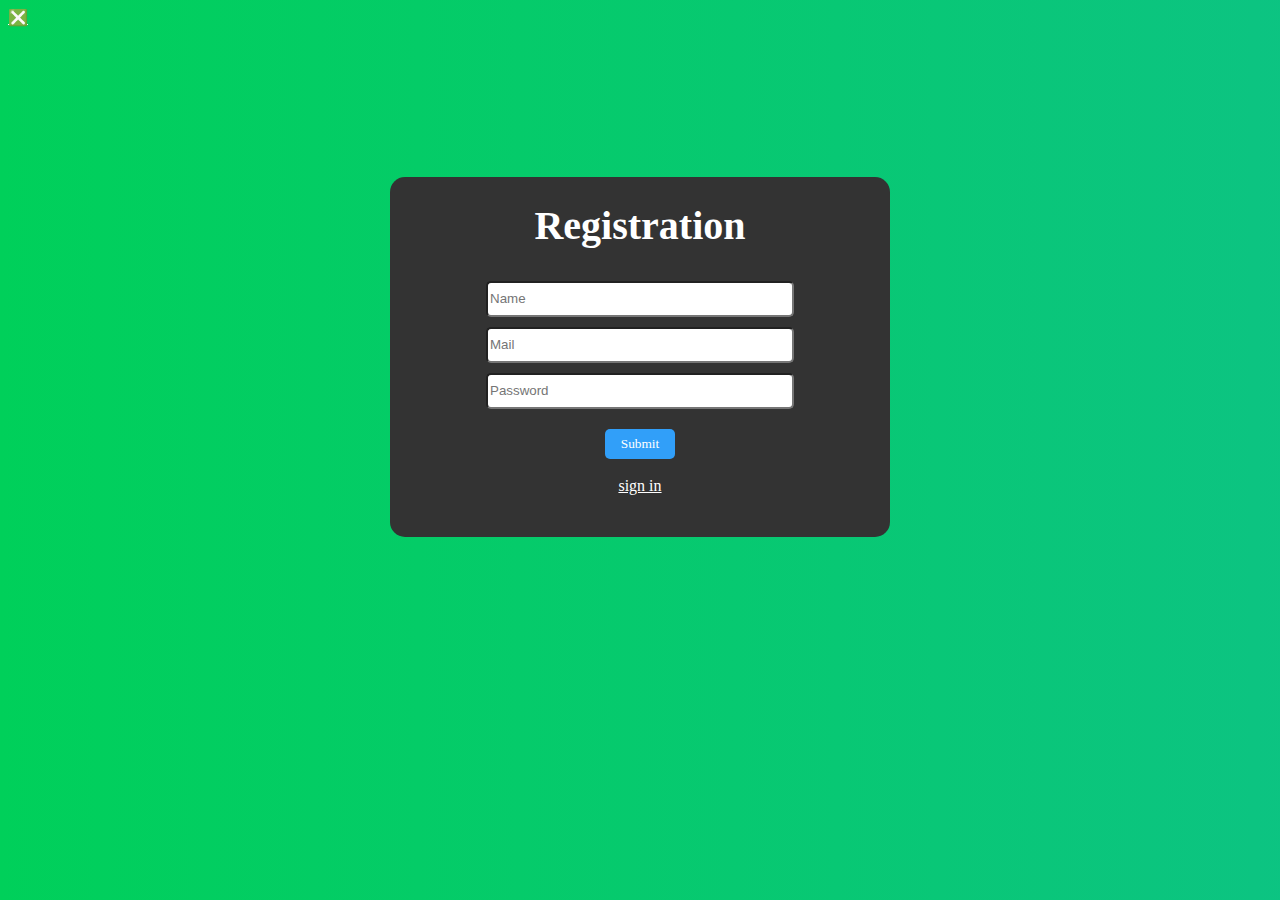
<file: Registration/index.html>
<!DOCTYPE html>
<html>

<head>
	<meta charset="utf-8">
	<meta name="author" content="Omarkhan Magzhan">
	<title>Registration</title>
	<link rel="stylesheet" href="css/style.css">
	<script src="https://code.jquery.com/jquery-3.6.0.min.js"></script>
</head>

<body>
	<a href="../Page1/index1.html">
		<div>
			&#10062;
		</div>
	</a>
	<header>
		<div class="box">
			<center>
				<div class="users">
					<h1>Registration</h1>
					<form>
						<input type="text" id="name" pattern="[A-Za-zА-Яа-яЁё]{0,10}" placeholder="Name"><br>
						<input type="email" id="mail" placeholder="Mail"><br>
						<input type="password" pattern="[0-9]{0,7}" id="pass" placeholder="Password"><br>
						<button id="add__btn" onclick="admin()">Submit</button>
						<br><br>
						<a href="#" onclick="sign()">sign in</a>
						<span id="last"></span>
					</form>
				</div>
			</center>
	</header>
	<section>
		<center>
			<div class="admin">
				<h1>Users</h1>
				<hr noshade="">
				<div id="notes" class="notes">
					<p class="note-counter">User 1</p>
					<h3 class="note__title"></h3>
					<p class="note__body"></p>

					<button class="note__btn">Delete</button>
					<buttn class="note__btn edit__btn">Edit</button>

				</div>
			</div>
		</center>
	</section>
	</div>
	<script src="../js/script.js"></script>
</body>

</html>
</file>
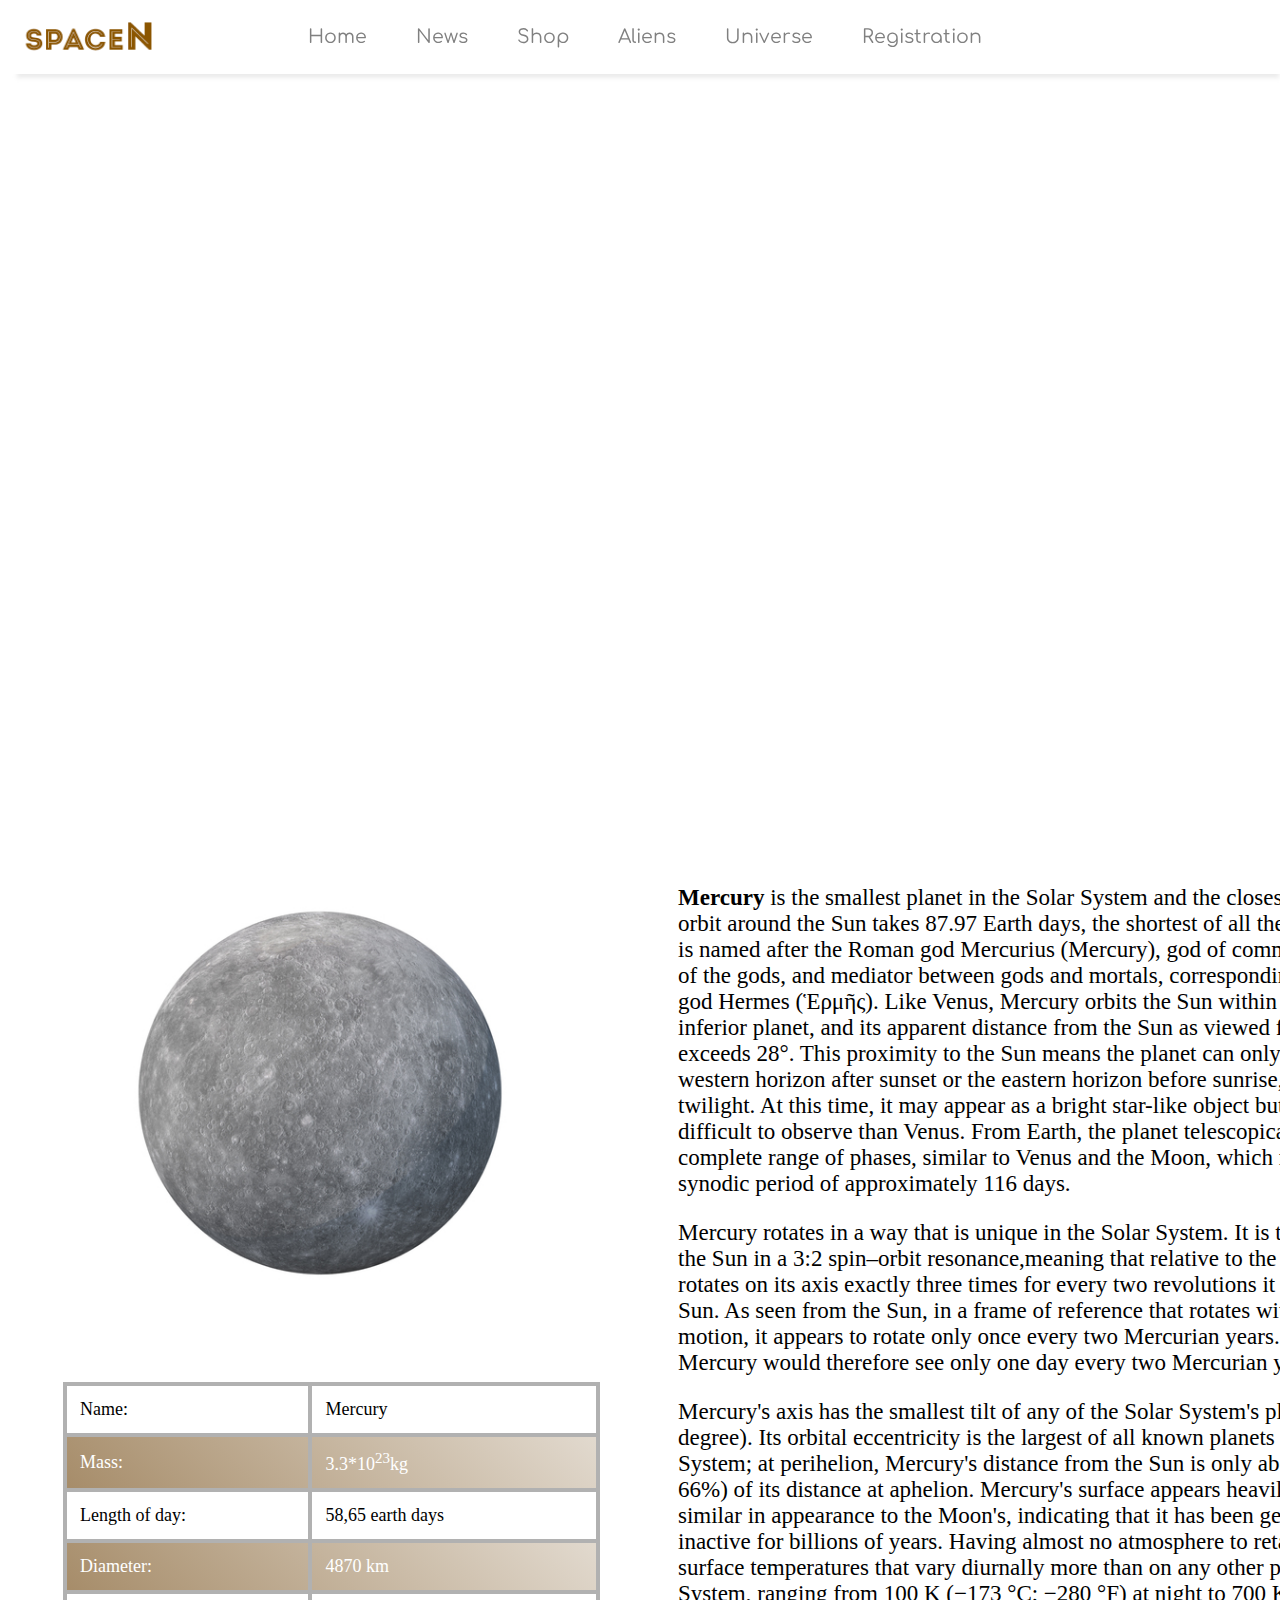
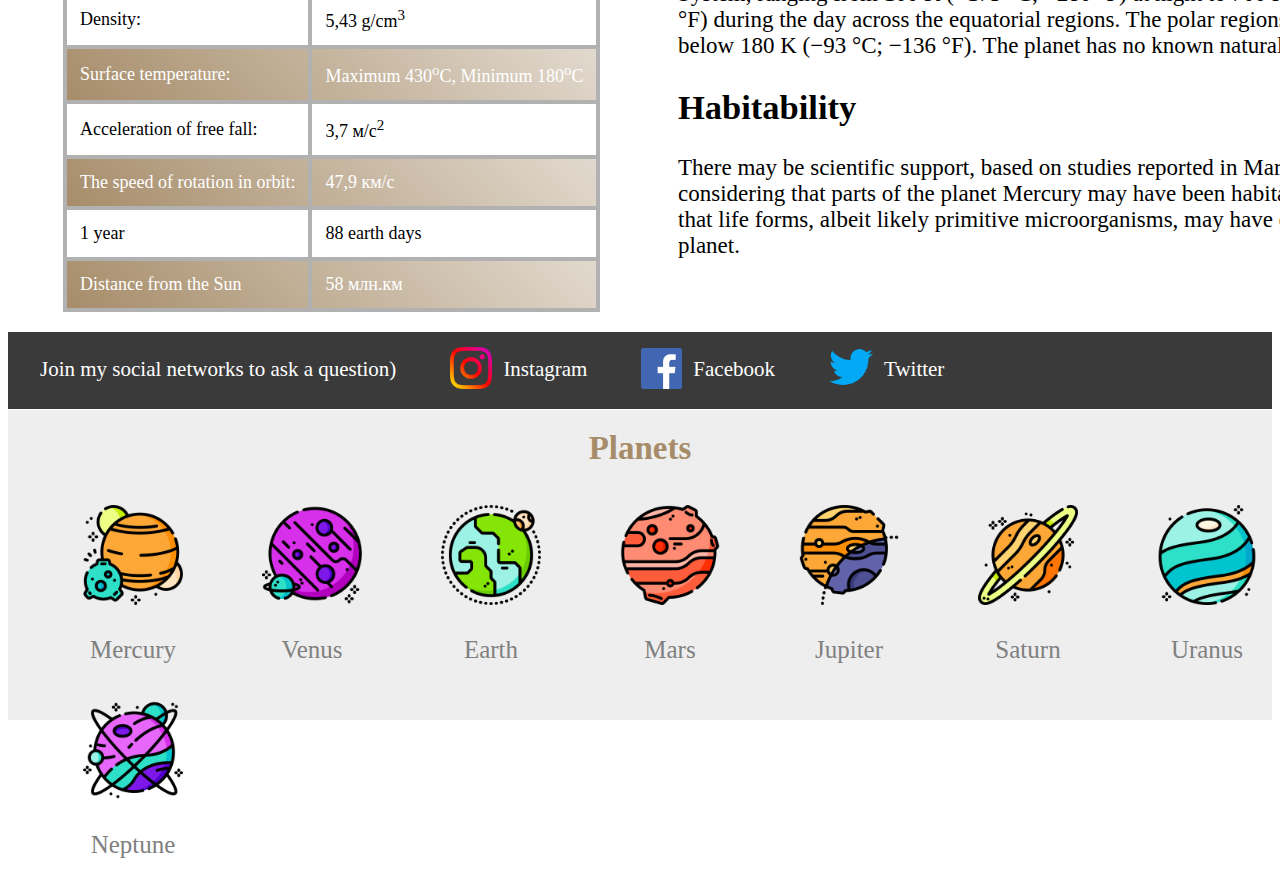
<file: Blog1/index_b1.html>
<!DOCTYPE html>
<html>

<head>
	<meta charset="utf-8">
	<title>Mercury</title>
	<link rel="stylesheet" href="css/style_b1.css">
</head>

<body>
	<header>
		<nav>
			<a href="../Page1/index1.html"><img id="logo" height="73" src="../images/logo_mercury.png"
					alt="The picture was not found"></a>
			<center><a href="../Page1/index1.html"><span class="menu">Home</span></a>
				<a href="../Page2/index2.html"><span class="menu">News</span></a>
				<a href="../Page3/index3.html"><span class="menu">Shop</span></a>
				<a href="../Page4/index4.html"><span class="menu">Aliens</span></a>
				<a href="../Page5/index5.html"><span class="menu">Universe</span></a>
				<a href="../Registration/index.html"><span class="menu">Registration</span></a>
			</center>
			<div class="dropdown">
				<button class="dropbutton">Planets</button>
				<div class="dropelements">
					<a href="../Blog1/index_b1.html">Mercury</a>
					<a href="../Blog2/index_b2.html">Venus</a>
					<a href="../Blog3/index_b3.html">Earth</a>
					<a href="../Blog4/index_b4.html">Mars</a>
					<a href="../Blog5/index_b5.html">Jupiter</a>
					<a href="../Blog6/index_b6.html">Saturn</a>
					<a href="../Blog7/index_b7.html">Uranus</a>
					<a href="../Blog8/index_b8.html">Neptune</a>
				</div>
			</div>
		</nav>
	</header>


	<div class="planet_gif">
		<h1>Mercury</h1>
	</div>

	<img id="mercury" src="../images/content_mercury.jpg" alt="The picture was not found">

	<table>
		<tr>
			<td>Name:</td>
			<td>Mercury</td>
		</tr>
		<tr>
			<td>Mass:</td>
			<td>3.3*10<sup>23</sup>kg</td>
		</tr>
		<tr>
			<td>Length of day:</td>
			<td>58,65 earth days</td>
		</tr>
		<tr>
			<td>Diameter:</td>
			<td>4870 km</td>
		</tr>
		<tr>
			<td>Density:</td>
			<td>5,43 g/cm<sup>3</sup></td>
		</tr>
		<tr>
			<td>Surface temperature:</td>
			<td>Maximum 430<sup>o</sup>C, Minimum 180<sup>o</sup>C</td>
		</tr>
		<tr>
			<td>Acceleration of free fall:</td>
			<td>3,7 м/c<sup>2</sup></td>
		</tr>
		<tr>
			<td>The speed of rotation in orbit:</td>
			<td>47,9 км/c</td>
		</tr>
		<tr>
			<td>1 year</td>
			<td>88 earth days</td>
		</tr>
		<tr>
			<td>Distance from the Sun</td>
			<td>58 млн.км</td>
		</tr>
	</table>

	<div class="content">
		<p><b>Mercury</b> is the smallest planet in the Solar System and the closest to the Sun. Its orbit around the Sun
			takes 87.97 Earth days, the shortest of all the Sun's planets. It is named after the Roman god Mercurius
			(Mercury), god of commerce, messenger of the gods, and mediator between gods and mortals, corresponding to the
			Greek god Hermes (Ἑρμῆς). Like Venus, Mercury orbits the Sun within Earth's orbit as an inferior planet, and
			its apparent distance from the Sun as viewed from Earth never exceeds 28°. This proximity to the Sun means the
			planet can only be seen near the western horizon after sunset or the eastern horizon before sunrise, usually in
			twilight. At this time, it may appear as a bright star-like object but is often far more difficult to observe
			than Venus. From Earth, the planet telescopically displays the complete range of phases, similar to Venus and
			the Moon, which recurs over its synodic period of approximately 116 days.</p>
		<p>Mercury rotates in a way that is unique in the Solar System. It is tidally locked with the Sun in a 3:2
			spin–orbit resonance,meaning that relative to the fixed stars, it rotates on its axis exactly three times for
			every two revolutions it makes around the Sun. As seen from the Sun, in a frame of reference that rotates with
			the orbital motion, it appears to rotate only once every two Mercurian years. An observer on Mercury would
			therefore see only one day every two Mercurian years.</p>
		<p>Mercury's axis has the smallest tilt of any of the Solar System's planets (about 1⁄30 degree). Its orbital
			eccentricity is the largest of all known planets in the Solar System; at perihelion, Mercury's distance from
			the Sun is only about two-thirds (or 66%) of its distance at aphelion. Mercury's surface appears heavily
			cratered and is similar in appearance to the Moon's, indicating that it has been geologically inactive for
			billions of years. Having almost no atmosphere to retain heat, it has surface temperatures that vary diurnally
			more than on any other planet in the Solar System, ranging from 100 K (−173 °C; −280 °F) at night to 700 K (427
			°C; 800 °F) during the day across the equatorial regions. The polar regions are constantly below 180 K (−93 °C;
			−136 °F). The planet has no known natural satellites.</p>
		<h2>Habitability</h2>
		<p>There may be scientific support, based on studies reported in March 2020, for considering that parts of the
			planet Mercury may have been habitable, and perhaps that life forms, albeit likely primitive microorganisms,
			may have existed on the planet.</p>
	</div>


	<footer>
		<div id="foot_1">
			<span class="links">Join my social networks to ask a question)</span>
			<a href="https://www.instagram.com/omarkhanoov/" title="Instagram page" target="_blank">
				<img class="soc_net" src="../images/Insta.png" width="42px" alt="The picture was not found">
				<span class="links">Instagram</span>
			</a>

			<a href="https://www.facebook.com/washma.butt.3" title="Facebook page" target="_blank">
				<img class="soc_net" src="../images/Facebook.png" width="41px" alt="The picture was not found">
				<span class="links">Facebook</span>
			</a>

			<a href="https://twitter.com/washmabutt4?lang=ca" title="Twitter page" target="_blank">
				<img class="soc_net" src="../images/Twitter.png" width="44px" alt="The picture was not found">
				<span class="links">Twitter</span>
			</a>

			
		</div>
		<div id="foot_2">
			<h2>Planets</h2>
			<a href="../Blog1/index_b1.html">
				<div class="planets">
					<img width="100px" src="../images/mercury.png" alt="The picture was not found">
					<p>Mercury</p>
				</div>
			</a>
			<a href="../Blog2/index_b2.html">
				<div class="planets">
					<img width="100px" src="../images/venus.png" alt="The picture was not found">
					<p>Venus</p>
				</div>
			</a>
			<a href="../Blog3/index_b3.html">
				<div class="planets">
					<img width="100px" src="../images/earth.png" alt="The picture was not found">
					<p>Earth</p>
				</div>
			</a>
			<a href="../Blog4/index_b4.html">
				<div class="planets">
					<img width="100px" src="../images/mars.png" alt="The picture was not found">
					<p>Mars</p>
				</div>
			</a>
			<a href="../Blog5/index_b5.html">
				<div class="planets">
					<img width="100px" src="../images/jupiter.png" alt="The picture was not found">
					<p>Jupiter</p>
				</div>
			</a>
			<a href="../Blog6/index_b6.html">
				<div class="planets">
					<img width="100px" src="../images/saturn.png" alt="The picture was not found">
					<p>Saturn</p>
				</div>
			</a>
			<a href="../Blog7/index_b7.html">
				<div class="planets">
					<img width="100px" src="../images/uranium.png" alt="The picture was not found">
					<p>Uranus</p>
				</div>
			</a>
			<a href="../Blog8/index_b8.html">
				<div class="planets">
					<img width="100px" src="../images/neptune.png" alt="The picture was not found">
					<p>Neptune</p>
				</div>
			</a>
		</div>
	</footer>
</body>

</html>
</file>
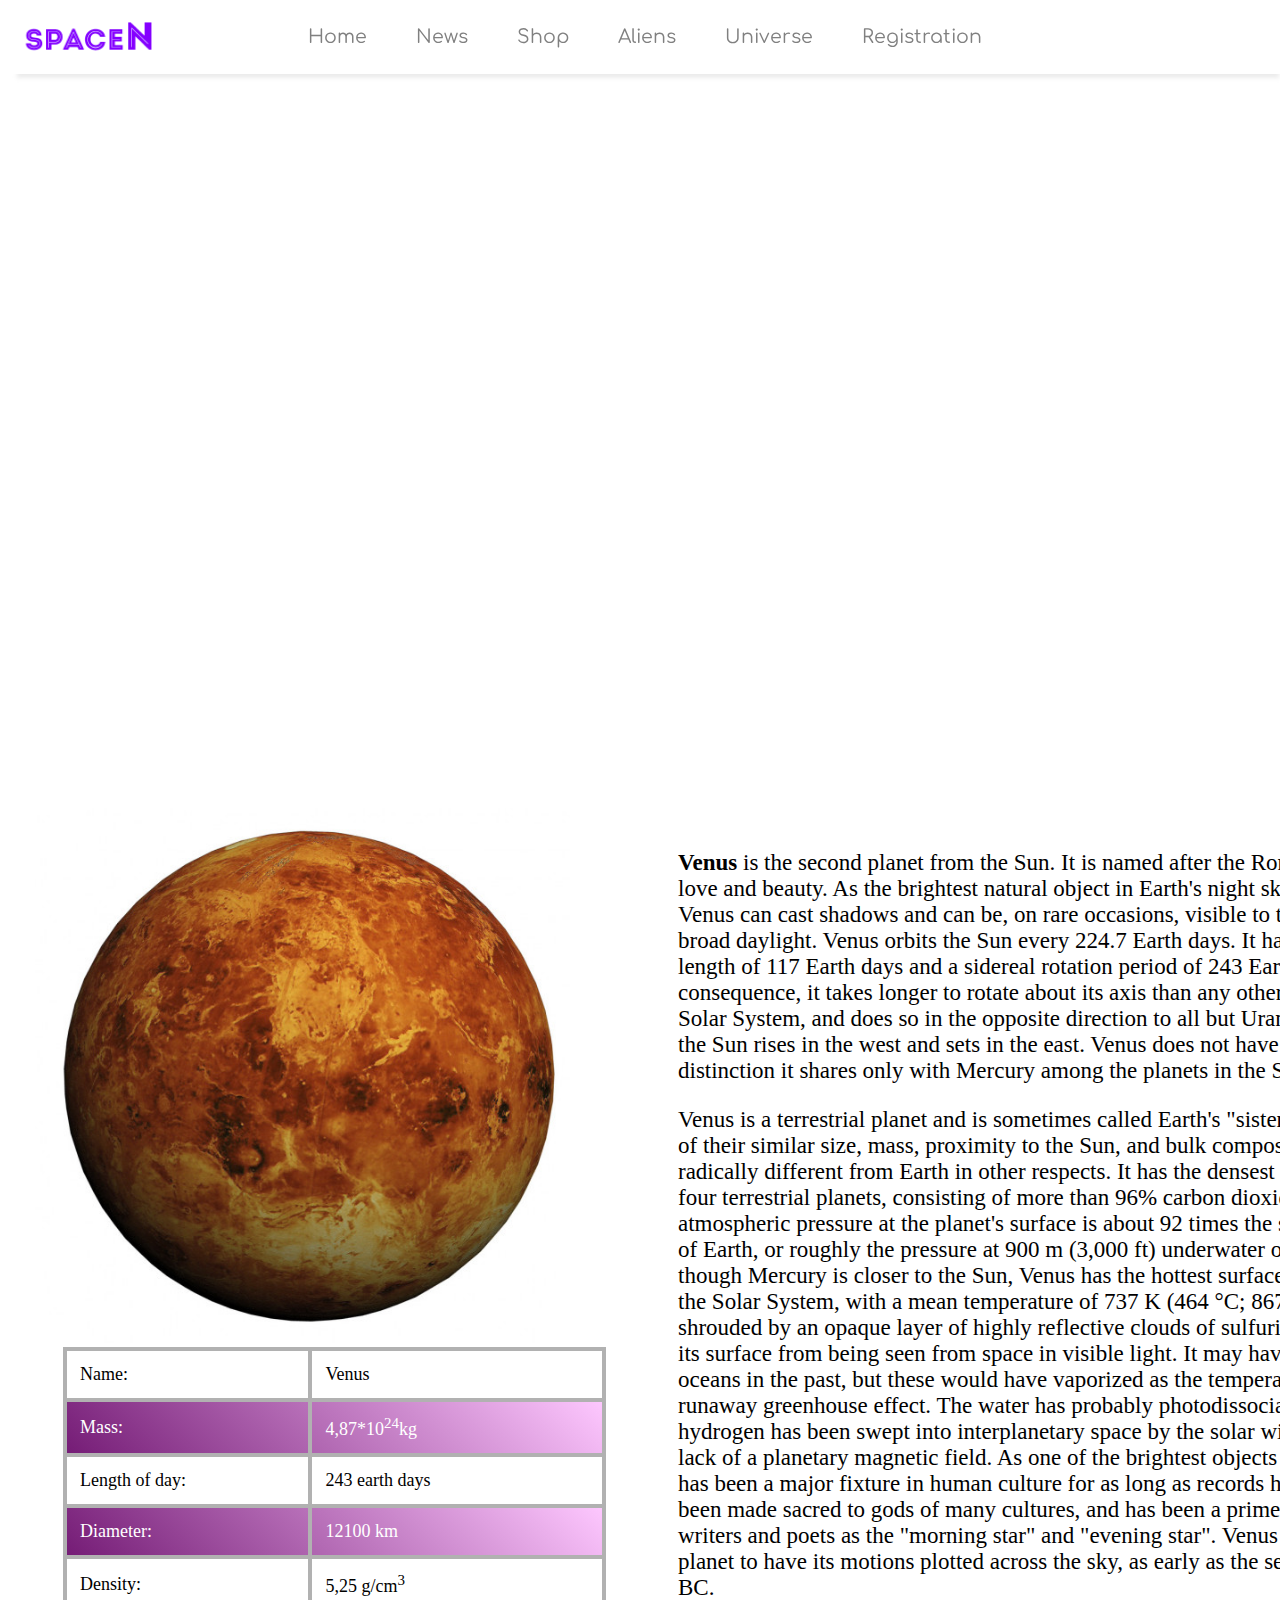
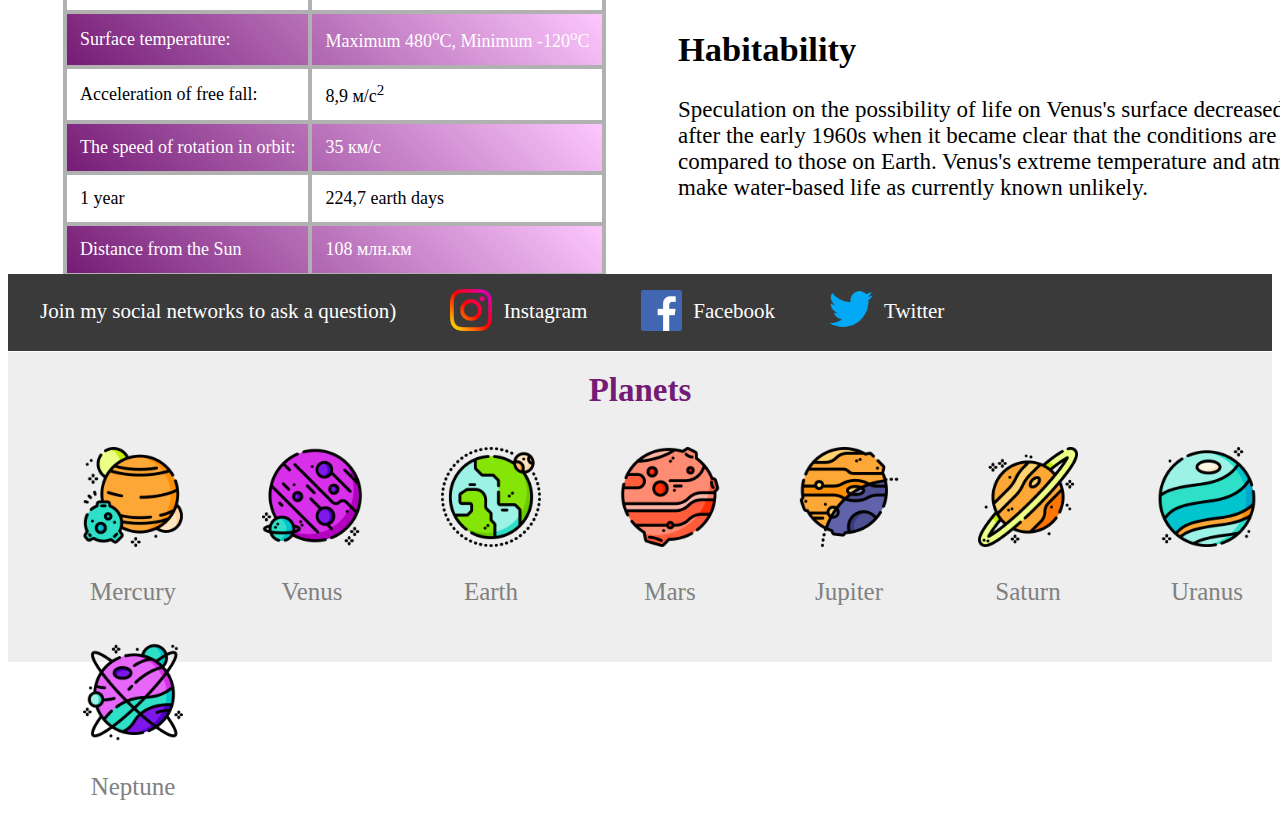
<file: Blog2/index_b2.html>
<!DOCTYPE html>
<html>

<head>
	<meta charset="utf-8">
	<title>Venus</title>
	<link rel="stylesheet" href="css/style_b2.css">
</head>

<body>
	<header>
		<nav>
			<a href="../Page1/index1.html"><img id="logo" height="73" src="../images/logo_venus.png"
					alt="The picture was not found"></a>
			<center><a href="../Page1/index1.html"><span class="menu">Home</span></a>
				<a href="../Page2/index2.html"><span class="menu">News</span></a>
				<a href="../Page3/index3.html"><span class="menu">Shop</span></a>
				<a href="../Page4/index4.html"><span class="menu">Aliens</span></a>
				<a href="../Page5/index5.html"><span class="menu">Universe</span></a>
				<a href="../Registration/index.html"><span class="menu">Registration</span></a>
			</center>
			<div class="dropdown">
				<button class="dropbutton">Planets</button>
				<div class="dropelements">
					<a href="../Blog1/index_b1.html">Mercury</a>
					<a href="../Blog2/index_b2.html">Venus</a>
					<a href="../Blog3/index_b3.html">Earth</a>
					<a href="../Blog4/index_b4.html">Mars</a>
					<a href="../Blog5/index_b5.html">Jupiter</a>
					<a href="../Blog6/index_b6.html">Saturn</a>
					<a href="../Blog7/index_b7.html">Uranus</a>
					<a href="../Blog8/index_b8.html">Neptune</a>
				</div>
			</div>
		</nav>
	</header>


	<div class="planet_gif">
		<h1>Venus</h1>
	</div>

	<img id="venus" src="../images/content_venus.jpg" alt="The picture was not found">

	<table>
		<tr>
			<td>Name:</td>
			<td>Venus</td>
		</tr>
		<tr>
			<td>Mass:</td>
			<td>4,87*10<sup>24</sup>kg</td>
		</tr>
		<tr>
			<td>Length of day:</td>
			<td>243 earth days</td>
		</tr>
		<tr>
			<td>Diameter:</td>
			<td>12100 km</td>
		</tr>
		<tr>
			<td>Density:</td>
			<td>5,25 g/cm<sup>3</sup></td>
		</tr>
		<tr>
			<td>Surface temperature:</td>
			<td>Maximum 480<sup>o</sup>C, Minimum -120<sup>o</sup>C</td>
		</tr>
		<tr>
			<td>Acceleration of free fall:</td>
			<td>8,9 м/c<sup>2</sup></td>
		</tr>
		<tr>
			<td>The speed of rotation in orbit:</td>
			<td>35 км/c</td>
		</tr>
		<tr>
			<td>1 year</td>
			<td>224,7 earth days</td>
		</tr>
		<tr>
			<td>Distance from the Sun</td>
			<td>108 млн.км</td>
		</tr>
	</table>

	<div class="content">
		<p><b>Venus</b> is the second planet from the Sun. It is named after the Roman goddess of love and beauty. As the
			brightest natural object in Earth's night sky after the Moon, Venus can cast shadows and can be, on rare
			occasions, visible to the naked eye in broad daylight. Venus orbits the Sun every 224.7 Earth days. It has a
			synodic day length of 117 Earth days and a sidereal rotation period of 243 Earth days. As a consequence, it
			takes longer to rotate about its axis than any other planet in the Solar System, and does so in the opposite
			direction to all but Uranus. This means the Sun rises in the west and sets in the east. Venus does not have any
			moons, a distinction it shares only with Mercury among the planets in the Solar System.</p>
		<p>Venus is a terrestrial planet and is sometimes called Earth's "sister planet" because of their similar size,
			mass, proximity to the Sun, and bulk composition. It is radically different from Earth in other respects. It
			has the densest atmosphere of the four terrestrial planets, consisting of more than 96% carbon dioxide. The
			atmospheric pressure at the planet's surface is about 92 times the sea level pressure of Earth, or roughly the
			pressure at 900 m (3,000 ft) underwater on Earth. Even though Mercury is closer to the Sun, Venus has the
			hottest surface of any planet in the Solar System, with a mean temperature of 737 K (464 °C; 867 °F). Venus is
			shrouded by an opaque layer of highly reflective clouds of sulfuric acid, preventing its surface from being
			seen from space in visible light. It may have had water oceans in the past, but these would have vaporized as
			the temperature rose under a runaway greenhouse effect. The water has probably photodissociated, and the free
			hydrogen has been swept into interplanetary space by the solar wind because of the lack of a planetary magnetic
			field. As one of the brightest objects in the sky, Venus has been a major fixture in human culture for as long
			as records have existed. It has been made sacred to gods of many cultures, and has been a prime inspiration for
			writers and poets as the "morning star" and "evening star". Venus was the first planet to have its motions
			plotted across the sky, as early as the second millennium BC.</p>
		<h2>Habitability</h2>
		<p>Speculation on the possibility of life on Venus's surface decreased significantly after the early 1960s when it
			became clear that the conditions are extreme compared to those on Earth. Venus's extreme temperature and
			atmospheric pressure make water-based life as currently known unlikely.</p>
	</div>


	<footer>
		<div id="foot_1">
			<span class="links">Join my social networks to ask a question)</span>
			<a href="https://www.instagram.com/omarkhanoov/" title="Instagram page" target="_blank">
				<img class="soc_net" src="../images/Insta.png" width="42px" alt="The picture was not found">
				<span class="links">Instagram</span>
			</a>

			<a href="https://www.facebook.com/washma.butt.3" title="Facebook page" target="_blank">
				<img class="soc_net" src="../images/Facebook.png" width="41px" alt="The picture was not found">
				<span class="links">Facebook</span>
			</a>

			<a href="https://twitter.com/washmabutt4?lang=ca" title="Twitter page" target="_blank">
				<img class="soc_net" src="../images/Twitter.png" width="44px" alt="The picture was not found">
				<span class="links">Twitter</span>
			</a>
		</div>
		<div id="foot_2">
			<h2>Planets</h2>
			<a href="../Blog1/index_b1.html">
				<div class="planets">
					<img width="100px" src="../images/mercury.png" alt="The picture was not found">
					<p>Mercury</p>
				</div>
			</a>
			<a href="../Blog2/index_b2.html">
				<div class="planets">
					<img width="100px" src="../images/venus.png" alt="The picture was not found">
					<p>Venus</p>
				</div>
			</a>
			<a href="../Blog3/index_b3.html">
				<div class="planets">
					<img width="100px" src="../images/earth.png" alt="The picture was not found">
					<p>Earth</p>
				</div>
			</a>
			<a href="../Blog4/index_b4.html">
				<div class="planets">
					<img width="100px" src="../images/mars.png" alt="The picture was not found">
					<p>Mars</p>
				</div>
			</a>
			<a href="../Blog5/index_b5.html">
				<div class="planets">
					<img width="100px" src="../images/jupiter.png" alt="The picture was not found">
					<p>Jupiter</p>
				</div>
			</a>
			<a href="../Blog6/index_b6.html">
				<div class="planets">
					<img width="100px" src="../images/saturn.png" alt="The picture was not found">
					<p>Saturn</p>
				</div>
			</a>
			<a href="../Blog7/index_b7.html">
				<div class="planets">
					<img width="100px" src="../images/uranium.png" alt="The picture was not found">
					<p>Uranus</p>
				</div>
			</a>
			<a href="../Blog8/index_b8.html">
				<div class="planets">
					<img width="100px" src="../images/neptune.png" alt="The picture was not found">
					<p>Neptune</p>
				</div>
			</a>
		</div>
	</footer>
</body>

</html>
</file>
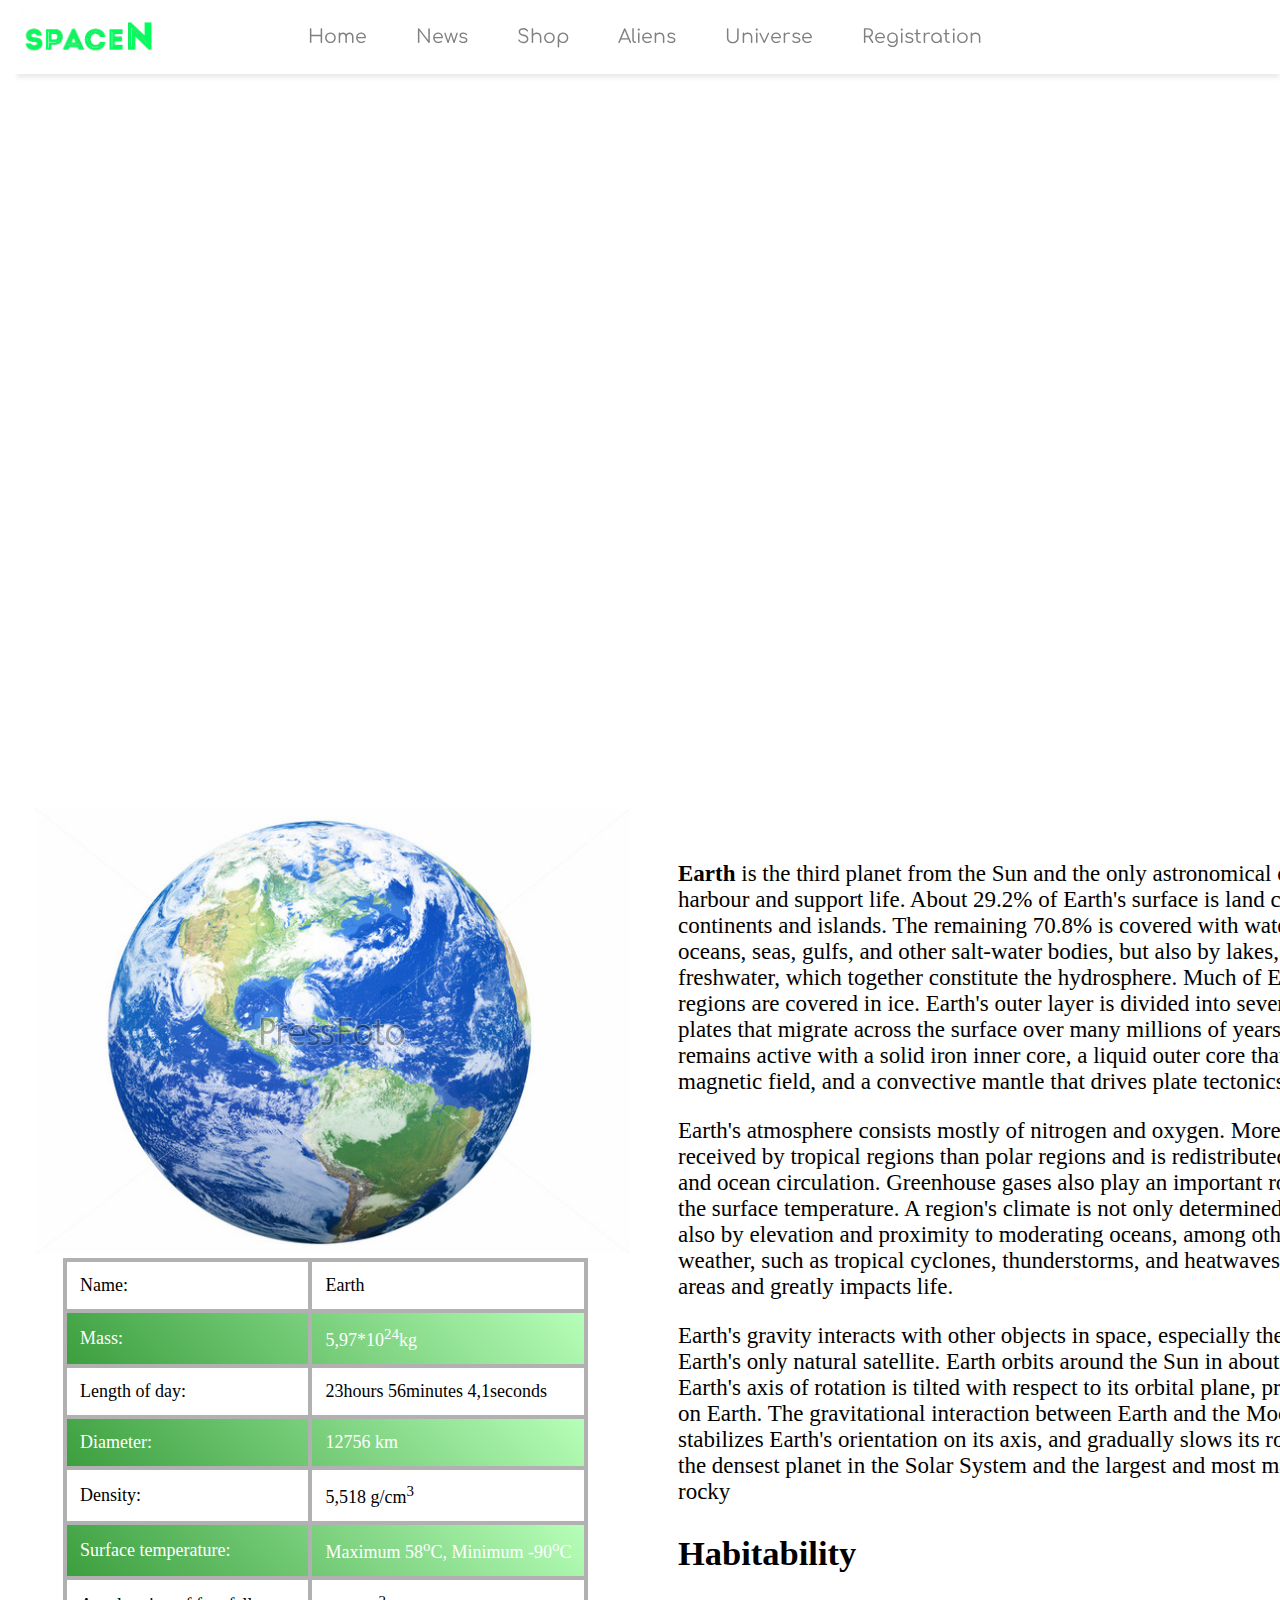
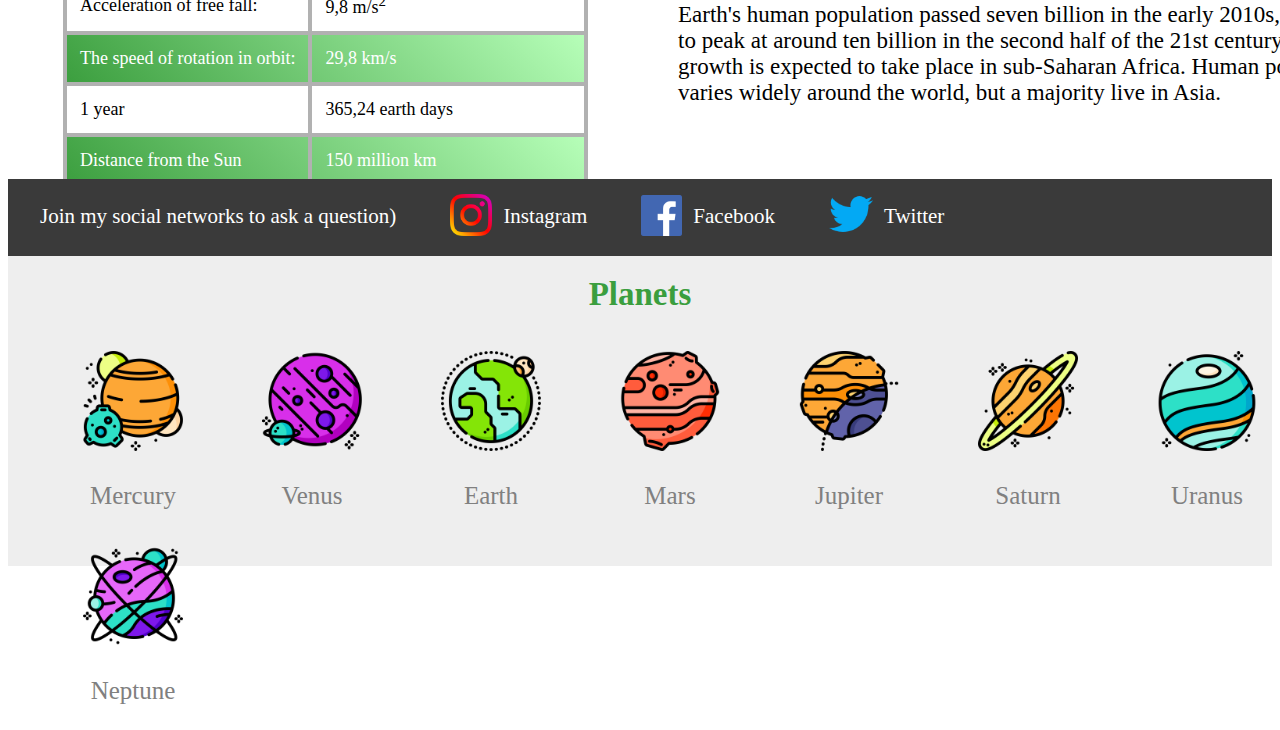
<file: Blog3/index_b3.html>
<!DOCTYPE html>
<html>

<head>
	<meta charset="utf-8">
	<title>Earth</title>
	<link rel="stylesheet" href="css/style_b3.css">
</head>

<body>
	<header>
		<nav>
			<a href="../Page1/index1.html"><img id="logo" height="73" src="../images/logo_earth.png"
					alt="The picture was not found"></a>
			<center><a href="../Page1/index1.html"><span class="menu">Home</span></a>
				<a href="../Page2/index2.html"><span class="menu">News</span></a>
				<a href="../Page3/index3.html"><span class="menu">Shop</span></a>
				<a href="../Page4/index4.html"><span class="menu">Aliens</span></a>
				<a href="../Page5/index5.html"><span class="menu">Universe</span></a>
				<a href="../Registration/index.html"><span class="menu">Registration</span></a>
			</center>
			<div class="dropdown">
				<button class="dropbutton">Planets</button>
				<div class="dropelements">
					<a href="../Blog1/index_b1.html">Mercury</a>
					<a href="../Blog2/index_b2.html">Venus</a>
					<a href="../Blog3/index_b3.html">Earth</a>
					<a href="../Blog4/index_b4.html">Mars</a>
					<a href="../Blog5/index_b5.html">Jupiter</a>
					<a href="../Blog6/index_b6.html">Saturn</a>
					<a href="../Blog7/index_b7.html">Uranus</a>
					<a href="../Blog8/index_b8.html">Neptune</a>
				</div>
			</div>
		</nav>
	</header>


	<div class="planet_gif">
		<h1>Earth</h1>
	</div>

	<img id="earth" src="../images/content_earth.jpg" alt="The picture was not found">

	<table>
		<tr>
			<td>Name:</td>
			<td>Earth</td>
		</tr>
		<tr>
			<td>Mass:</td>
			<td>5,97*10<sup>24</sup>kg</td>
		</tr>
		<tr>
			<td>Length of day:</td>
			<td>23hours 56minutes 4,1seconds</td>
		</tr>
		<tr>
			<td>Diameter:</td>
			<td>12756 km</td>
		</tr>
		<tr>
			<td>Density:</td>
			<td>5,518 g/cm<sup>3</sup></td>
		</tr>
		<tr>
			<td>Surface temperature:</td>
			<td>Maximum 58<sup>o</sup>C, Minimum -90<sup>o</sup>C</td>
		</tr>
		<tr>
			<td>Acceleration of free fall:</td>
			<td>9,8 m/s<sup>2</sup></td>
		</tr>
		<tr>
			<td>The speed of rotation in orbit:</td>
			<td>29,8 km/s</td>
		</tr>
		<tr>
			<td>1 year</td>
			<td>365,24 earth days</td>
		</tr>
		<tr>
			<td>Distance from the Sun</td>
			<td>150 million km</td>
		</tr>
	</table>

	<div class="content">
		<p><b>Earth</b> is the third planet from the Sun and the only astronomical object known to harbour and support
			life. About 29.2% of Earth's surface is land consisting of continents and islands. The remaining 70.8% is
			covered with water, mostly by oceans, seas, gulfs, and other salt-water bodies, but also by lakes, rivers, and
			other freshwater, which together constitute the hydrosphere. Much of Earth's polar regions are covered in ice.
			Earth's outer layer is divided into several rigid tectonic plates that migrate across the surface over many
			millions of years, while its interior remains active with a solid iron inner core, a liquid outer core that
			generates Earth's magnetic field, and a convective mantle that drives plate tectonics.</p>
		<p>Earth's atmosphere consists mostly of nitrogen and oxygen. More solar energy is received by tropical regions
			than polar regions and is redistributed by atmospheric and ocean circulation. Greenhouse gases also play an
			important role in regulating the surface temperature. A region's climate is not only determined by latitude,
			but also by elevation and proximity to moderating oceans, among other factors. Severe weather, such as tropical
			cyclones, thunderstorms, and heatwaves, occurs in most areas and greatly impacts life.</p>
		<p>Earth's gravity interacts with other objects in space, especially the Moon, which is Earth's only natural
			satellite. Earth orbits around the Sun in about 365.25 days. Earth's axis of rotation is tilted with respect to
			its orbital plane, producing seasons on Earth. The gravitational interaction between Earth and the Moon causes
			tides, stabilizes Earth's orientation on its axis, and gradually slows its rotation. Earth is the densest
			planet in the Solar System and the largest and most massive of the four rocky <planets class=""></planets>
		</p>
		<h2>Habitability</h2>
		<p>Earth's human population passed seven billion in the early 2010s, and is projected to peak at around ten
			billion in the second half of the 21st century. Most of the growth is expected to take place in sub-Saharan
			Africa. Human population density varies widely around the world, but a majority live in Asia.</p>
	</div>


	<footer>
		<div id="foot_1">
			<span class="links">Join my social networks to ask a question)</span>
			<a href="https://www.instagram.com/omarkhanoov/" title="Instagram page" target="_blank">
				<img class="soc_net" src="../images/Insta.png" width="42px" alt="The picture was not found">
				<span class="links">Instagram</span>
			</a>

			<a href="https://www.facebook.com/washma.butt.3" title="Facebook page" target="_blank">
				<img class="soc_net" src="../images/Facebook.png" width="41px" alt="The picture was not found">
				<span class="links">Facebook</span>
			</a>

			<a href="https://twitter.com/washmabutt4?lang=ca" title="Twitter page" target="_blank">
				<img class="soc_net" src="../images/Twitter.png" width="44px" alt="The picture was not found">
				<span class="links">Twitter</span>
			</a>
		</div>
		<div id="foot_2">
			<h2>Planets</h2>
			<a href="../Blog1/index_b1.html">
				<div class="planets">
					<img width="100px" src="../images/mercury.png" alt="The picture was not found">
					<p>Mercury</p>
				</div>
			</a>
			<a href="../Blog2/index_b2.html">
				<div class="planets">
					<img width="100px" src="../images/venus.png" alt="The picture was not found">
					<p>Venus</p>
				</div>
			</a>
			<a href="../Blog3/index_b3.html">
				<div class="planets">
					<img width="100px" src="../images/earth.png" alt="The picture was not found">
					<p>Earth</p>
				</div>
			</a>
			<a href="../Blog4/index_b4.html">
				<div class="planets">
					<img width="100px" src="../images/mars.png" alt="The picture was not found">
					<p>Mars</p>
				</div>
			</a>
			<a href="../Blog5/index_b5.html">
				<div class="planets">
					<img width="100px" src="../images/jupiter.png" alt="The picture was not found">
					<p>Jupiter</p>
				</div>
			</a>
			<a href="../Blog6/index_b6.html">
				<div class="planets">
					<img width="100px" src="../images/saturn.png" alt="The picture was not found">
					<p>Saturn</p>
				</div>
			</a>
			<a href="../Blog7/index_b7.html">
				<div class="planets">
					<img width="100px" src="../images/uranium.png" alt="The picture was not found">
					<p>Uranus</p>
				</div>
			</a>
			<a href="../Blog8/index_b8.html">
				<div class="planets">
					<img width="100px" src="../images/neptune.png" alt="The picture was not found">
					<p>Neptune</p>
				</div>
			</a>
		</div>
	</footer>
</body>

</html>
</file>
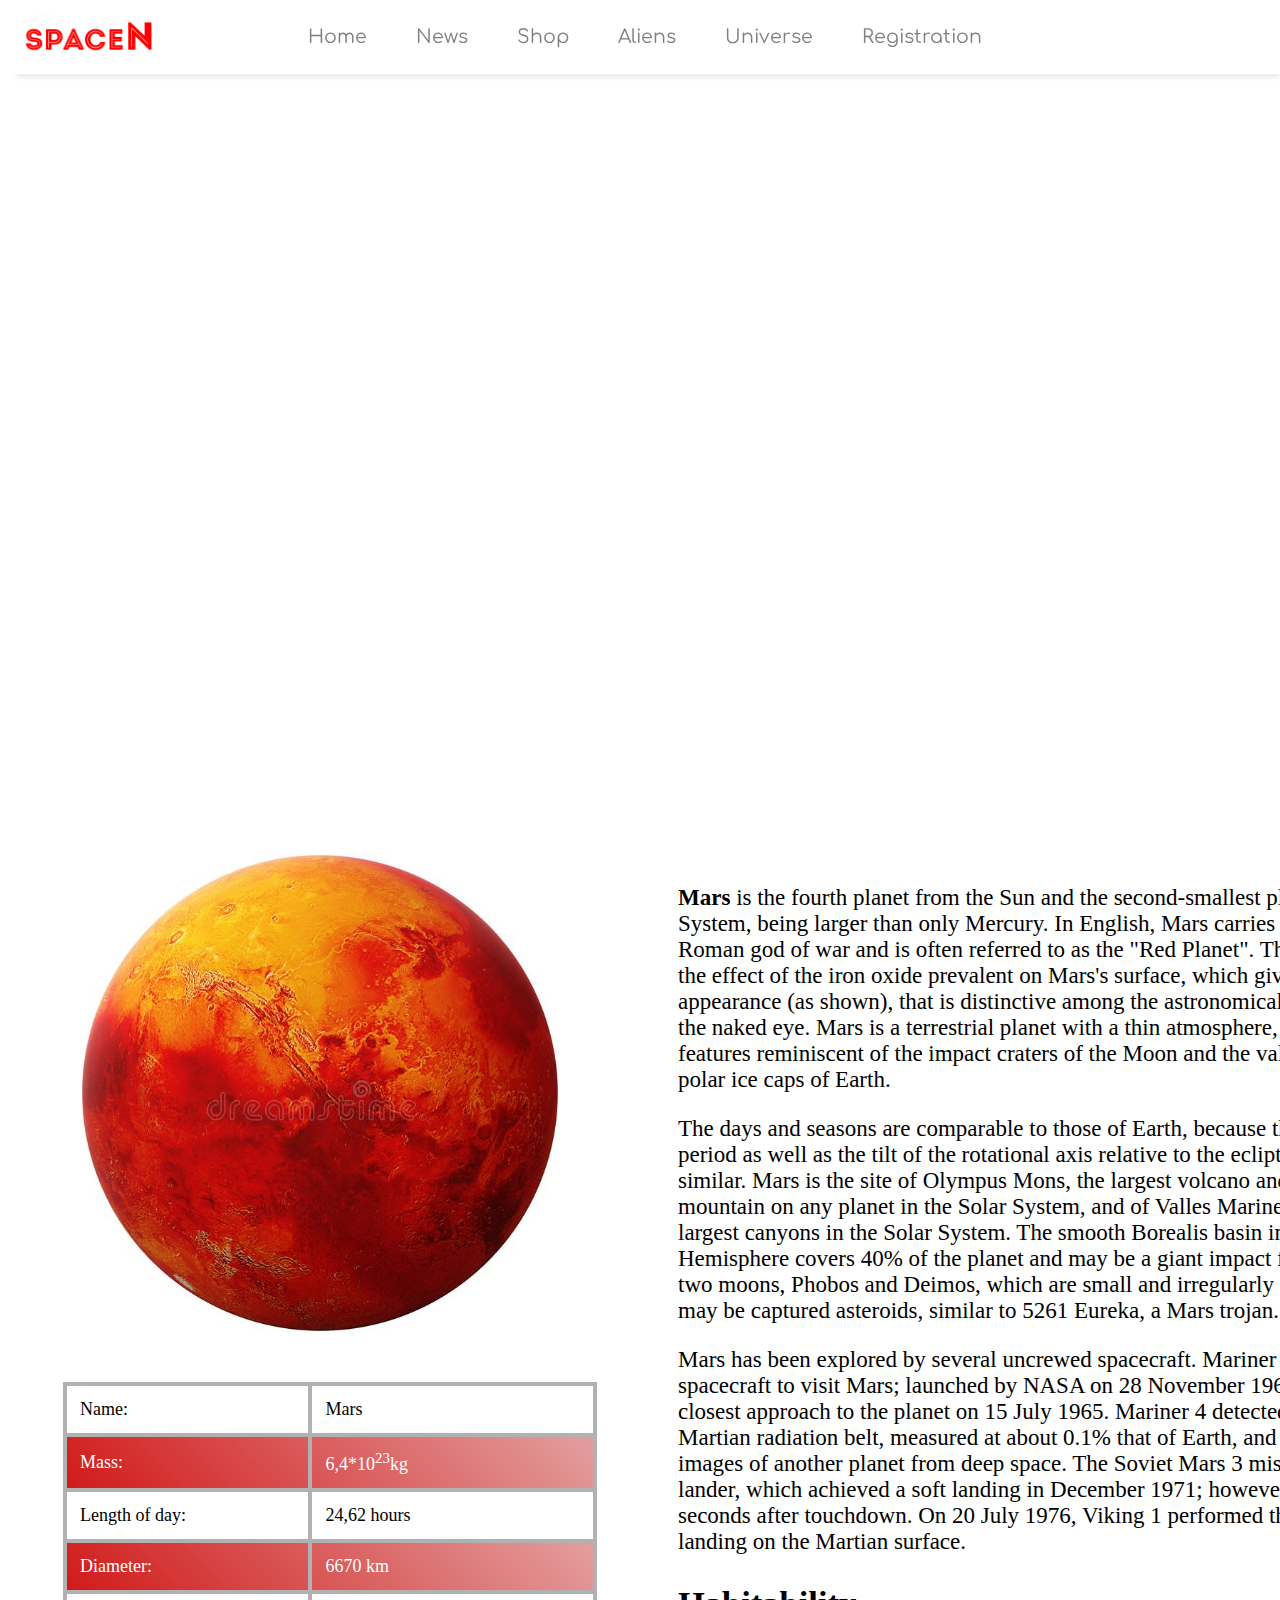
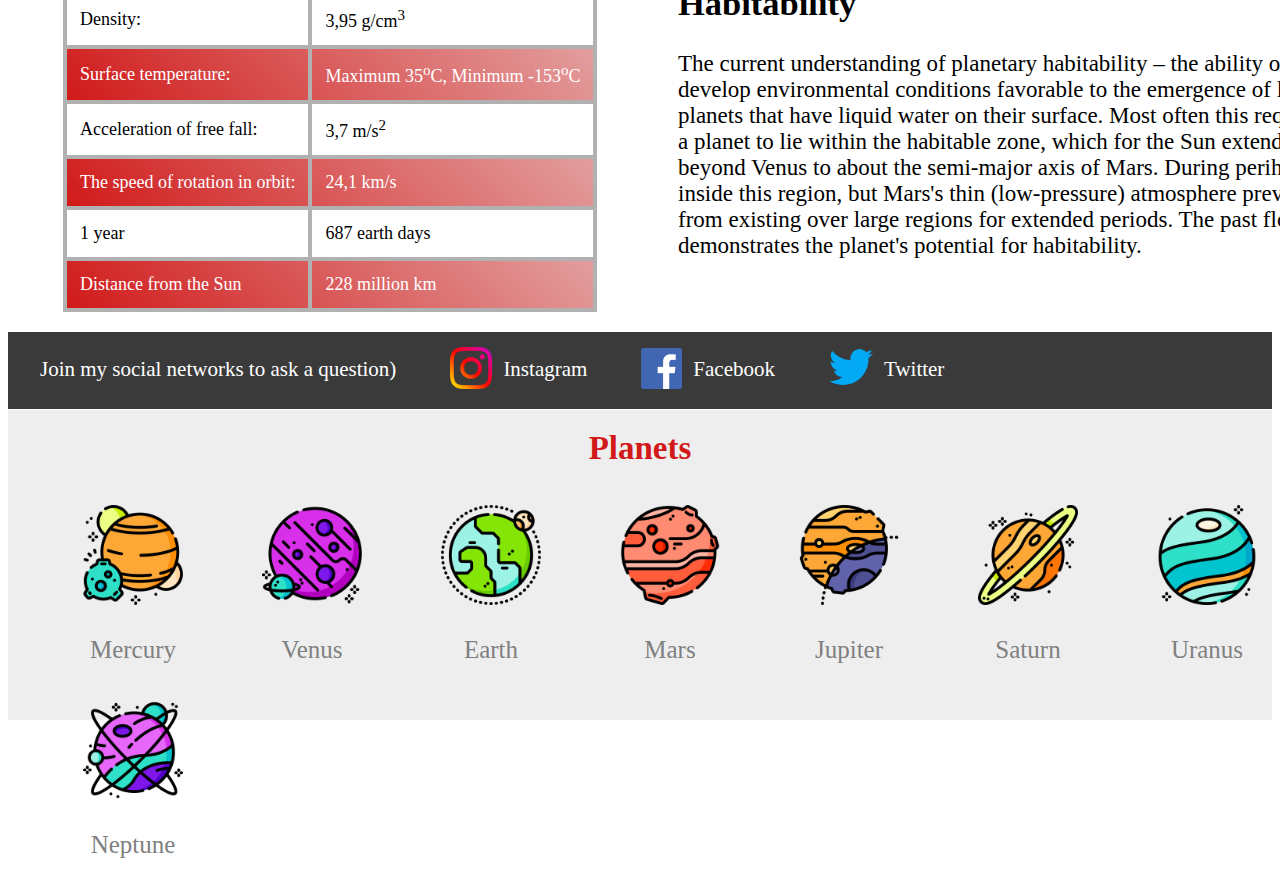
<file: Blog4/index_b4.html>
<!DOCTYPE html>
<html>

<head>
	<meta charset="utf-8">
	<title>Mars</title>
	<link rel="stylesheet" href="css/style_b4.css">
</head>

<body>
	<header>
		<nav>
			<a href="../Page1/index1.html"><img id="logo" height="73" src="../images/logo_mars.png"
					alt="The picture was not found"></a>
			<center><a href="../Page1/index1.html"><span class="menu">Home</span></a>
				<a href="../Page2/index2.html"><span class="menu">News</span></a>
				<a href="../Page3/index3.html"><span class="menu">Shop</span></a>
				<a href="../Page4/index4.html"><span class="menu">Aliens</span></a>
				<a href="../Page5/index5.html"><span class="menu">Universe</span></a>
				<a href="../Registration/index.html"><span class="menu">Registration</span></a>
			</center>
			<div class="dropdown">
				<button class="dropbutton">Planets</button>
				<div class="dropelements">
					<a href="../Blog1/index_b1.html">Mercury</a>
					<a href="../Blog2/index_b2.html">Venus</a>
					<a href="../Blog3/index_b3.html">Earth</a>
					<a href="../Blog4/index_b4.html">Mars</a>
					<a href="../Blog5/index_b5.html">Jupiter</a>
					<a href="../Blog6/index_b6.html">Saturn</a>
					<a href="../Blog7/index_b7.html">Uranus</a>
					<a href="../Blog8/index_b8.html">Neptune</a>
				</div>
			</div>
		</nav>
	</header>


	<div class="planet_gif">
		<h1>Mars</h1>
	</div>

	<img id="mars" src="../images/content_mars.jpg" alt="The picture was not found">

	<table>
		<tr>
			<td>Name:</td>
			<td>Mars</td>
		</tr>
		<tr>
			<td>Mass:</td>
			<td>6,4*10<sup>23</sup>kg</td>
		</tr>
		<tr>
			<td>Length of day:</td>
			<td>24,62 hours</td>
		</tr>
		<tr>
			<td>Diameter:</td>
			<td>6670 km</td>
		</tr>
		<tr>
			<td>Density:</td>
			<td>3,95 g/cm<sup>3</sup></td>
		</tr>
		<tr>
			<td>Surface temperature:</td>
			<td>Maximum 35<sup>o</sup>C, Minimum -153<sup>o</sup>C</td>
		</tr>
		<tr>
			<td>Acceleration of free fall:</td>
			<td>3,7 m/s<sup>2</sup></td>
		</tr>
		<tr>
			<td>The speed of rotation in orbit:</td>
			<td>24,1 km/s</td>
		</tr>
		<tr>
			<td>1 year</td>
			<td>687 earth days</td>
		</tr>
		<tr>
			<td>Distance from the Sun</td>
			<td>228 million km</td>
		</tr>
	</table>

	<div class="content">
		<p><b>Mars</b> is the fourth planet from the Sun and the second-smallest planet in the Solar System, being larger
			than only Mercury. In English, Mars carries the name of the Roman god of war and is often referred to as the
			"Red Planet". The latter refers to the effect of the iron oxide prevalent on Mars's surface, which gives it a
			reddish appearance (as shown), that is distinctive among the astronomical bodies visible to the naked eye. Mars
			is a terrestrial planet with a thin atmosphere, with surface features reminiscent of the impact craters of the
			Moon and the valleys, deserts and polar ice caps of Earth.</p>
		<p>The days and seasons are comparable to those of Earth, because the rotational period as well as the tilt of the
			rotational axis relative to the ecliptic plane are similar. Mars is the site of Olympus Mons, the largest
			volcano and highest known mountain on any planet in the Solar System, and of Valles Marineris, one of the
			largest canyons in the Solar System. The smooth Borealis basin in the Northern Hemisphere covers 40% of the
			planet and may be a giant impact feature. Mars has two moons, Phobos and Deimos, which are small and
			irregularly shaped. These may be captured asteroids, similar to 5261 Eureka, a Mars trojan.</p>
		<p>Mars has been explored by several uncrewed spacecraft. Mariner 4 was the first spacecraft to visit Mars;
			launched by NASA on 28 November 1964, it made its closest approach to the planet on 15 July 1965. Mariner 4
			detected the weak Martian radiation belt, measured at about 0.1% that of Earth, and captured the first images
			of another planet from deep space. The Soviet Mars 3 mission included a lander, which achieved a soft landing
			in December 1971; however, contact was lost seconds after touchdown. On 20 July 1976, Viking 1 performed the
			first successful landing on the Martian surface.</p>
		<h2>Habitability</h2>
		<p>The current understanding of planetary habitability – the ability of a world to develop environmental
			conditions favorable to the emergence of life – favors planets that have liquid water on their surface. Most
			often this requires the orbit of a planet to lie within the habitable zone, which for the Sun extends from just
			beyond Venus to about the semi-major axis of Mars. During perihelion, Mars dips inside this region, but Mars's
			thin (low-pressure) atmosphere prevents liquid water from existing over large regions for extended periods. The
			past flow of liquid water demonstrates the planet's potential for habitability.</p>
	</div>


	<footer>
		<div id="foot_1">
			<span class="links">Join my social networks to ask a question)</span>
			<a href="https://www.instagram.com/omarkhanoov/" title="Instagram page" target="_blank">
				<img class="soc_net" src="../images/Insta.png" width="42px" alt="The picture was not found">
				<span class="links">Instagram</span>
			</a>

			<a href="https://www.facebook.com/washma.butt.3" title="Facebook page" target="_blank">
				<img class="soc_net" src="../images/Facebook.png" width="41px" alt="The picture was not found">
				<span class="links">Facebook</span>
			</a>

			<a href="https://twitter.com/washmabutt4?lang=ca" title="Twitter page" target="_blank">
				<img class="soc_net" src="../images/Twitter.png" width="44px" alt="The picture was not found">
				<span class="links">Twitter</span>
			</a>
		</div>
		<div id="foot_2">
			<h2>Planets</h2>
			<a href="../Blog1/index_b1.html">
				<div class="planets">
					<img width="100px" src="../images/mercury.png" alt="The picture was not found">
					<p>Mercury</p>
				</div>
			</a>
			<a href="../Blog2/index_b2.html">
				<div class="planets">
					<img width="100px" src="../images/venus.png" alt="The picture was not found">
					<p>Venus</p>
				</div>
			</a>
			<a href="../Blog3/index_b3.html">
				<div class="planets">
					<img width="100px" src="../images/earth.png" alt="The picture was not found">
					<p>Earth</p>
				</div>
			</a>
			<a href="../Blog4/index_b4.html">
				<div class="planets">
					<img width="100px" src="../images/mars.png" alt="The picture was not found">
					<p>Mars</p>
				</div>
			</a>
			<a href="../Blog5/index_b5.html">
				<div class="planets">
					<img width="100px" src="../images/jupiter.png" alt="The picture was not found">
					<p>Jupiter</p>
				</div>
			</a>
			<a href="../Blog6/index_b6.html">
				<div class="planets">
					<img width="100px" src="../images/saturn.png" alt="The picture was not found">
					<p>Saturn</p>
				</div>
			</a>
			<a href="../Blog7/index_b7.html">
				<div class="planets">
					<img width="100px" src="../images/uranium.png" alt="The picture was not found">
					<p>Uranus</p>
				</div>
			</a>
			<a href="../Blog8/index_b8.html">
				<div class="planets">
					<img width="100px" src="../images/neptune.png" alt="The picture was not found">
					<p>Neptune</p>
				</div>
			</a>
		</div>
	</footer>
</body>

</html>
</file>
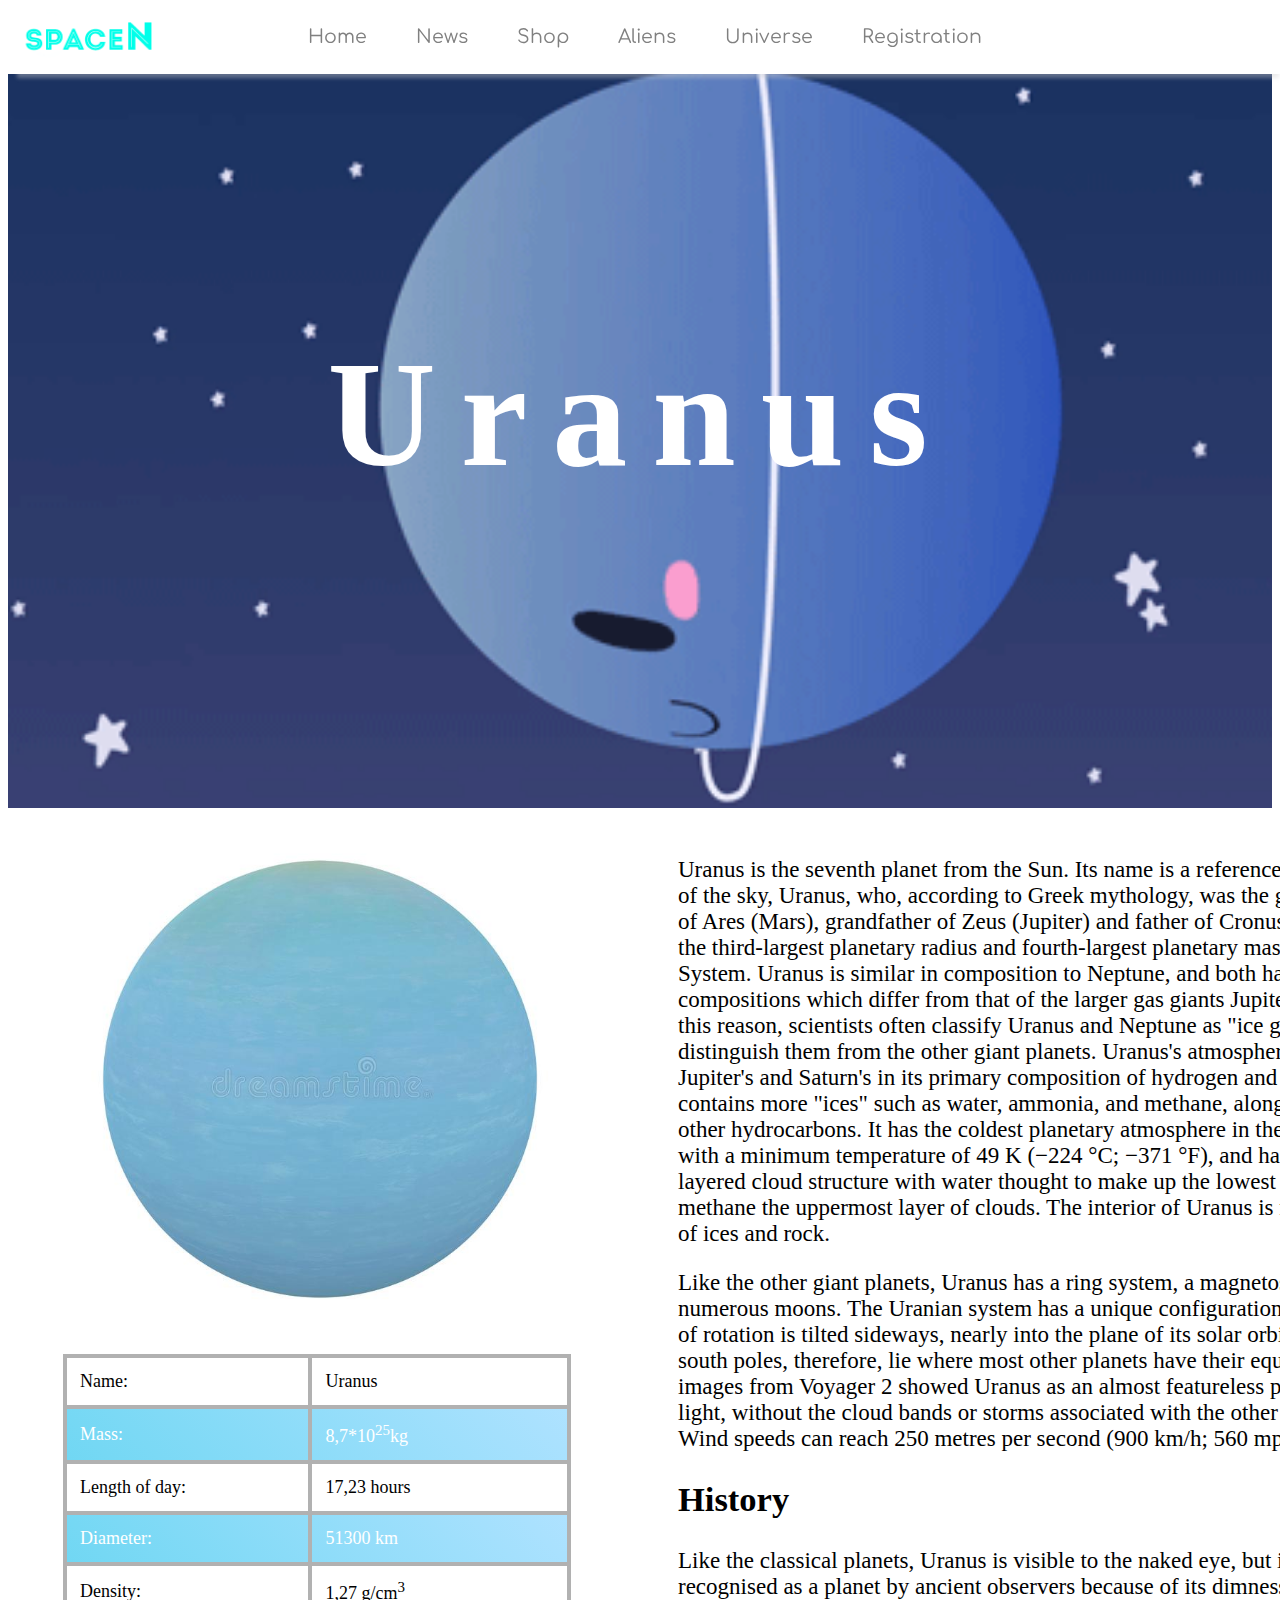
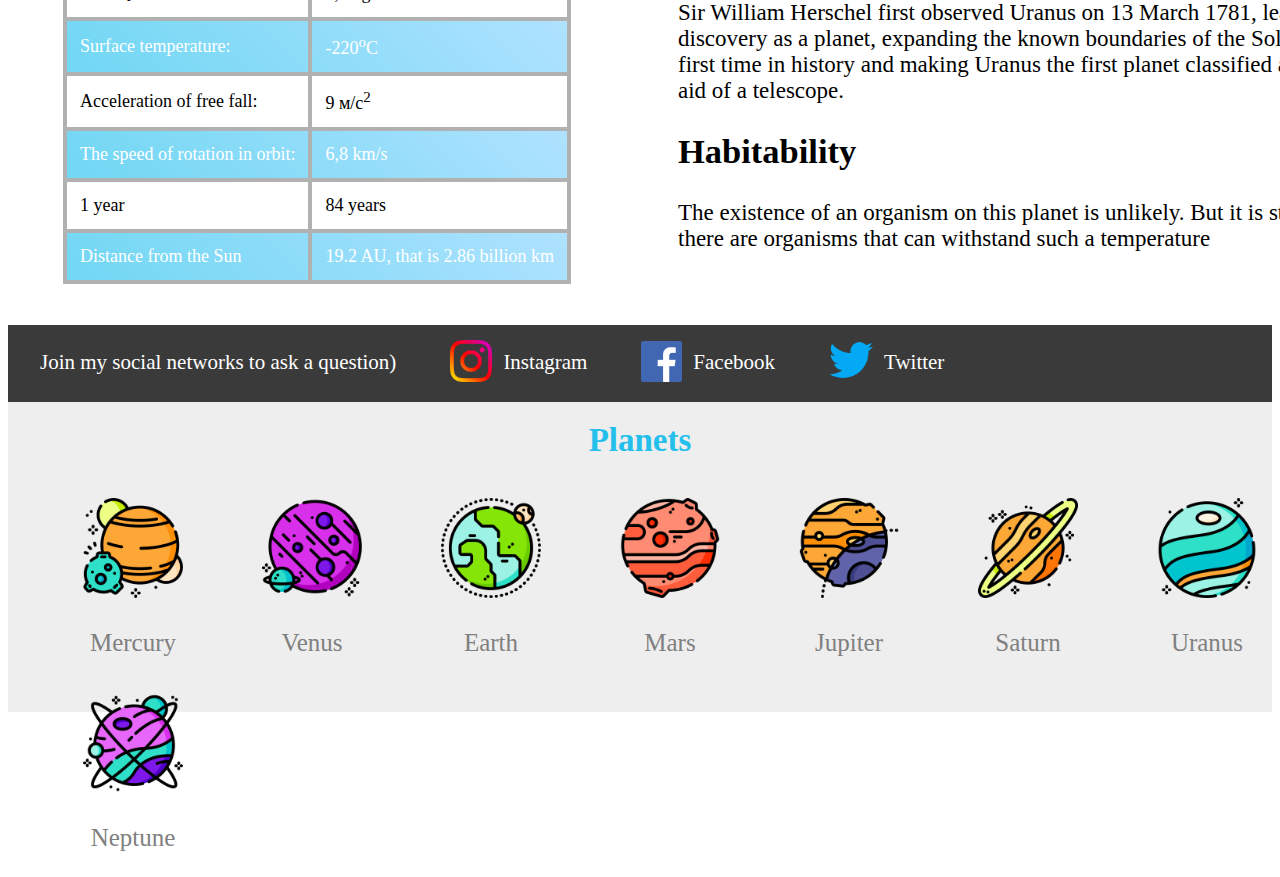
<file: Blog7/index_b7.html>
<!DOCTYPE html>
<html>

<head>
	<meta charset="utf-8">
	<title>Uranus</title>
	<link rel="stylesheet" href="css/style_b7.css">
</head>

<body>
	<header>
		<nav>
			<a href="../Page1/index1.html"><img id="logo" height="73" src="../images/logo_uranium.png"
					alt="The picture was not found"></a>
			<center><a href="../Page1/index1.html"><span class="menu">Home</span></a>
				<a href="../Page2/index2.html"><span class="menu">News</span></a>
				<a href="../Page3/index3.html"><span class="menu">Shop</span></a>
				<a href="../Page4/index4.html"><span class="menu">Aliens</span></a>
				<a href="../Page5/index5.html"><span class="menu">Universe</span></a>
				<a href="../Registration/index.html"><span class="menu">Registration</span></a>
			</center>
			<div class="dropdown">
				<button class="dropbutton">Planets</button>
				<div class="dropelements">
					<a href="../Blog1/index_b1.html">Mercury</a>
					<a href="../Blog2/index_b2.html">Venus</a>
					<a href="../Blog3/index_b3.html">Earth</a>
					<a href="../Blog4/index_b4.html">Mars</a>
					<a href="../Blog5/index_b5.html">Jupiter</a>
					<a href="../Blog6/index_b6.html">Saturn</a>
					<a href="../Blog7/index_b7.html">Uranus</a>
					<a href="../Blog8/index_b8.html">Neptune</a>
				</div>
			</div>
		</nav>
	</header>


	<div class="planet_gif">
		<h1>Uranus</h1>
	</div>

	<img id="uranus" src="../images/content_uranus.jpg" alt="The picture was not found">

	<table>
		<tr>
			<td>Name:</td>
			<td>Uranus</td>
		</tr>
		<tr>
			<td>Mass:</td>
			<td>8,7*10<sup>25</sup>kg</td>
		</tr>
		<tr>
			<td>Length of day:</td>
			<td>17,23 hours</td>
		</tr>
		<tr>
			<td>Diameter:</td>
			<td>51300 km</td>
		</tr>
		<tr>
			<td>Density:</td>
			<td>1,27 g/cm<sup>3</sup></td>
		</tr>
		<tr>
			<td>Surface temperature:</td>
			<td>-220<sup>o</sup>C</td>
		</tr>
		<tr>
			<td>Acceleration of free fall:</td>
			<td>9 м/c<sup>2</sup></td>
		</tr>
		<tr>
			<td>The speed of rotation in orbit:</td>
			<td>6,8 km/s</td>
		</tr>
		<tr>
			<td>1 year</td>
			<td>84 years</td>
		</tr>
		<tr>
			<td>Distance from the Sun</td>
			<td>19.2 AU, that is 2.86 billion km </td>
		</tr>
	</table>

	<div class="content">
		<p>Uranus is the seventh planet from the Sun. Its name is a reference to the Greek god of the sky, Uranus, who,
			according to Greek mythology, was the great-grandfather of Ares (Mars), grandfather of Zeus (Jupiter) and
			father of Cronus (Saturn). It has the third-largest planetary radius and fourth-largest planetary mass in the
			Solar System. Uranus is similar in composition to Neptune, and both have bulk chemical compositions which
			differ from that of the larger gas giants Jupiter and Saturn. For this reason, scientists often classify Uranus
			and Neptune as "ice giants" to distinguish them from the other giant planets. Uranus's atmosphere is similar to
			Jupiter's and Saturn's in its primary composition of hydrogen and helium, but it contains more "ices" such as
			water, ammonia, and methane, along with traces of other hydrocarbons. It has the coldest planetary atmosphere
			in the Solar System, with a minimum temperature of 49 K (−224 °C; −371 °F), and has a complex, layered cloud
			structure with water thought to make up the lowest clouds and methane the uppermost layer of clouds. The
			interior of Uranus is mainly composed of ices and rock.</p>
		<p>Like the other giant planets, Uranus has a ring system, a magnetosphere, and numerous moons. The Uranian system
			has a unique configuration because its axis of rotation is tilted sideways, nearly into the plane of its solar
			orbit. Its north and south poles, therefore, lie where most other planets have their equators. In 1986, images
			from Voyager 2 showed Uranus as an almost featureless planet in visible light, without the cloud bands or
			storms associated with the other giant planets. Wind speeds can reach 250 metres per second (900 km/h; 560
			mph).</p>
		<h2>History</h2>
		<p>Like the classical planets, Uranus is visible to the naked eye, but it was never recognised as a planet by
			ancient observers because of its dimness and slow orbit. Sir William Herschel first observed Uranus on 13 March
			1781, leading to its discovery as a planet, expanding the known boundaries of the Solar System for the first
			time in history and making Uranus the first planet classified as such with the aid of a telescope.</p>
		<h2>Habitability</h2>
		<p>The existence of an organism on this planet is unlikely. But it is still possible that there are organisms that
			can withstand such a temperature</p>
	</div>


	<footer>
		<div id="foot_1">
			<span class="links">Join my social networks to ask a question)</span>
			<a href="https://www.instagram.com/omarkhanoov/" title="Instagram page" target="_blank">
				<img class="soc_net" src="../images/Insta.png" width="42px" alt="The picture was not found">
				<span class="links">Instagram</span>
			</a>

			<a href="https://www.facebook.com/washma.butt.3" title="Facebook page" target="_blank">
				<img class="soc_net" src="../images/Facebook.png" width="41px" alt="The picture was not found">
				<span class="links">Facebook</span>
			</a>

			<a href="https://twitter.com/washmabutt4?lang=ca" title="Twitter page" target="_blank">
				<img class="soc_net" src="../images/Twitter.png" width="44px" alt="The picture was not found">
				<span class="links">Twitter</span>
			</a>
		</div>
		<div id="foot_2">
			<h2>Planets</h2>
			<a href="../Blog1/index_b1.html">
				<div class="planets">
					<img width="100px" src="../images/mercury.png" alt="The picture was not found">
					<p>Mercury</p>
				</div>
			</a>
			<a href="../Blog2/index_b2.html">
				<div class="planets">
					<img width="100px" src="../images/venus.png" alt="The picture was not found">
					<p>Venus</p>
				</div>
			</a>
			<a href="../Blog3/index_b3.html">
				<div class="planets">
					<img width="100px" src="../images/earth.png" alt="The picture was not found">
					<p>Earth</p>
				</div>
			</a>
			<a href="../Blog4/index_b4.html">
				<div class="planets">
					<img width="100px" src="../images/mars.png" alt="The picture was not found">
					<p>Mars</p>
				</div>
			</a>
			<a href="../Blog5/index_b5.html">
				<div class="planets">
					<img width="100px" src="../images/jupiter.png" alt="The picture was not found">
					<p>Jupiter</p>
				</div>
			</a>
			<a href="../Blog6/index_b6.html">
				<div class="planets">
					<img width="100px" src="../images/saturn.png" alt="The picture was not found">
					<p>Saturn</p>
				</div>
			</a>
			<a href="../Blog7/index_b7.html">
				<div class="planets">
					<img width="100px" src="../images/uranium.png" alt="The picture was not found">
					<p>Uranus</p>
				</div>
			</a>
			<a href="../Blog8/index_b8.html">
				<div class="planets">
					<img width="100px" src="../images/neptune.png" alt="The picture was not found">
					<p>Neptune</p>
				</div>
			</a>
		</div>
	</footer>
</body>

</html>
</file>
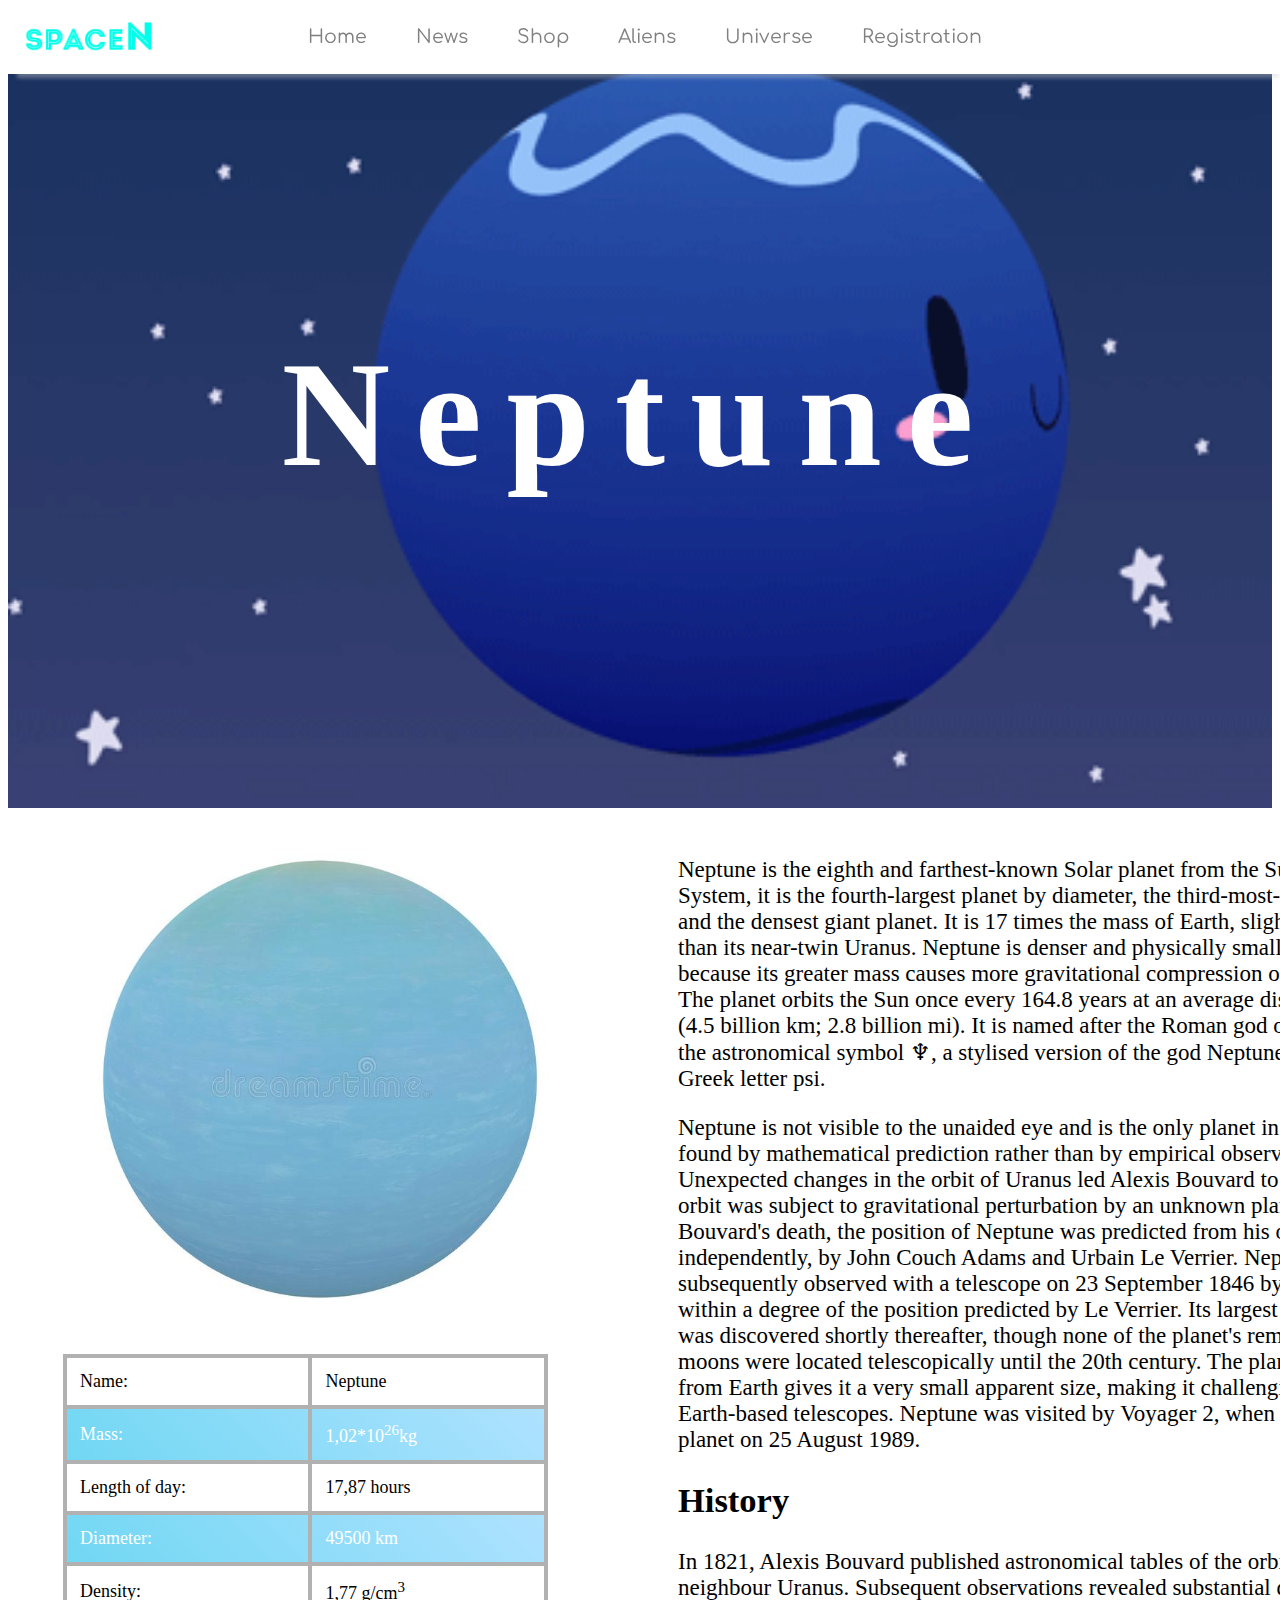
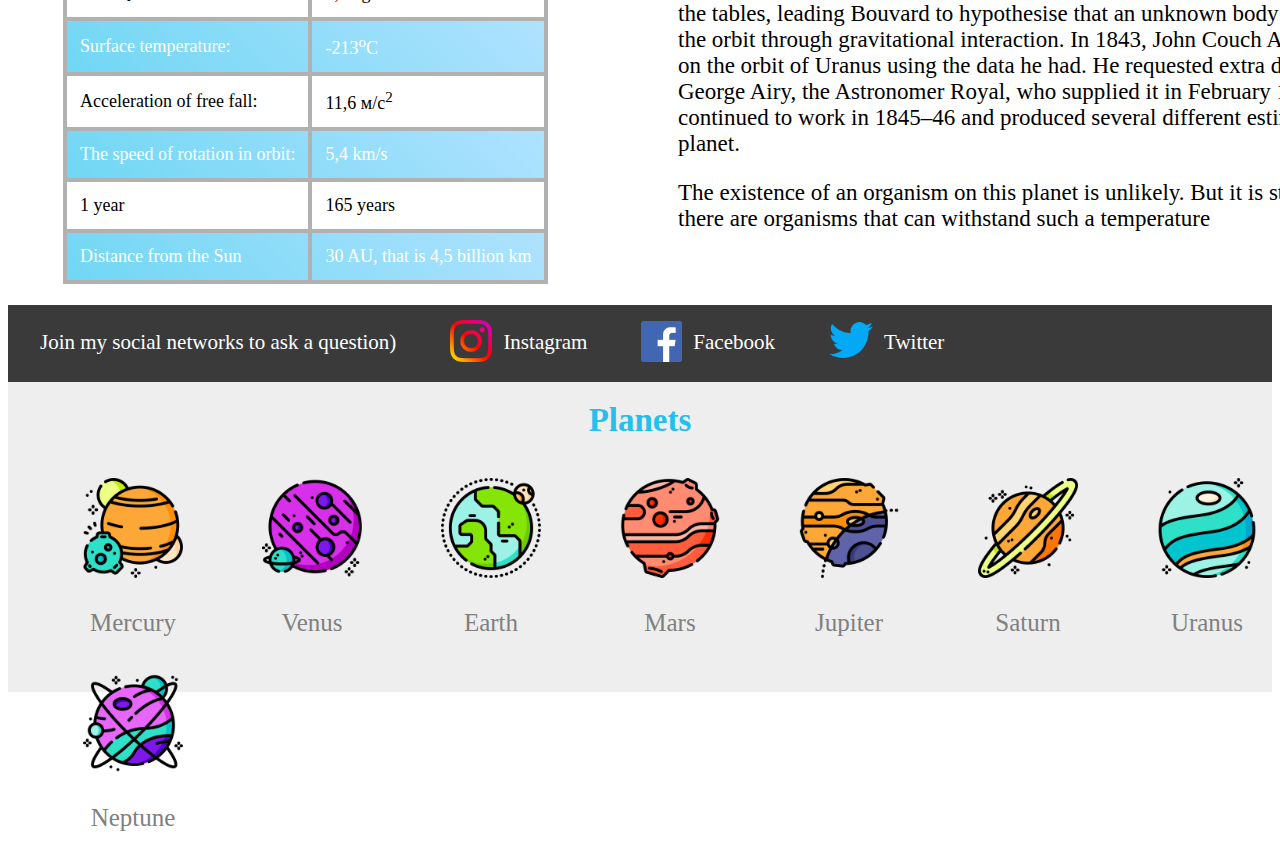
<file: Blog8/index_b8.html>
<!DOCTYPE html>
<html>

<head>
   <meta charset="utf-8">
   <title>Neptune</title>
   <link rel="stylesheet" href="css/style_b8.css">
</head>

<body>
   <header>
      <nav>
         <a href="../Page1/index1.html"><img id="logo" height="73" src="../images/logo_uranium.png"
               alt="The picture was not found"></a>
         <center><a href="../Page1/index1.html"><span class="menu">Home</span></a>
            <a href="../Page2/index2.html"><span class="menu">News</span></a>
            <a href="../Page3/index3.html"><span class="menu">Shop</span></a>
            <a href="../Page4/index4.html"><span class="menu">Aliens</span></a>
            <a href="../Page5/index5.html"><span class="menu">Universe</span></a>
            <a href="../Registration/index.html"><span class="menu">Registration</span></a>
         </center>
         <div class="dropdown">
            <button class="dropbutton">Planets</button>
            <div class="dropelements">
               <a href="../Blog1/index_b1.html">Mercury</a>
               <a href="../Blog2/index_b2.html">Venus</a>
               <a href="../Blog3/index_b3.html">Earth</a>
               <a href="../Blog4/index_b4.html">Mars</a>
               <a href="../Blog5/index_b5.html">Jupiter</a>
               <a href="../Blog6/index_b6.html">Saturn</a>
               <a href="../Blog7/index_b7.html">Uranus</a>
               <a href="../Blog8/index_b8.html">Neptune</a>
            </div>
         </div>
      </nav>
   </header>


   <div class="planet_gif">
      <h1>Neptune</h1>
   </div>

   <img id="uranus" src="../images/content_uranus.jpg" alt="The picture was not found">

   <table>
      <tr>
         <td>Name:</td>
         <td>Neptune</td>
      </tr>
      <tr>
         <td>Mass:</td>
         <td>1,02*10<sup>26</sup>kg</td>
      </tr>
      <tr>
         <td>Length of day:</td>
         <td>17,87 hours</td>
      </tr>
      <tr>
         <td>Diameter:</td>
         <td>49500 km</td>
      </tr>
      <tr>
         <td>Density:</td>
         <td>1,77 g/cm<sup>3</sup></td>
      </tr>
      <tr>
         <td>Surface temperature:</td>
         <td>-213<sup>o</sup>C</td>
      </tr>
      <tr>
         <td>Acceleration of free fall:</td>
         <td>11,6 м/c<sup>2</sup></td>
      </tr>
      <tr>
         <td>The speed of rotation in orbit:</td>
         <td>5,4 km/s</td>
      </tr>
      <tr>
         <td>1 year</td>
         <td>165 years</td>
      </tr>
      <tr>
         <td>Distance from the Sun</td>
         <td>30 AU, that is 4,5 billion km </td>
      </tr>
   </table>

   <div class="content">
      <p>Neptune is the eighth and farthest-known Solar planet from the Sun. In the Solar System, it is the
         fourth-largest planet by diameter, the third-most-massive planet, and the densest giant planet. It is 17 times
         the mass of Earth, slightly more massive than its near-twin Uranus. Neptune is denser and physically smaller
         than Uranus because its greater mass causes more gravitational compression of its atmosphere. The planet orbits
         the Sun once every 164.8 years at an average distance of 30.1 AU (4.5 billion km; 2.8 billion mi). It is named
         after the Roman god of the sea and has the astronomical symbol ♆, a stylised version of the god Neptune's
         trident or the Greek letter psi.</p>
      <p>Neptune is not visible to the unaided eye and is the only planet in the Solar System found by mathematical
         prediction rather than by empirical observation. Unexpected changes in the orbit of Uranus led Alexis Bouvard
         to deduce that its orbit was subject to gravitational perturbation by an unknown planet. After Bouvard's death,
         the position of Neptune was predicted from his observations, independently, by John Couch Adams and Urbain Le
         Verrier. Neptune was subsequently observed with a telescope on 23 September 1846 by Johann Galle within a
         degree of the position predicted by Le Verrier. Its largest moon, Triton, was discovered shortly thereafter,
         though none of the planet's remaining 13 known moons were located telescopically until the 20th century. The
         planet's distance from Earth gives it a very small apparent size, making it challenging to study with
         Earth-based telescopes. Neptune was visited by Voyager 2, when it flew by the planet on 25 August 1989.</p>
      <h2>History</h2>
      <p>In 1821, Alexis Bouvard published astronomical tables of the orbit of Neptune's neighbour Uranus. Subsequent
         observations revealed substantial deviations from the tables, leading Bouvard to hypothesise that an unknown
         body was perturbing the orbit through gravitational interaction. In 1843, John Couch Adams began work on the
         orbit of Uranus using the data he had. He requested extra data from Sir George Airy, the Astronomer Royal, who
         supplied it in February 1844. Adams continued to work in 1845–46 and produced several different estimates of a
         new planet.</h2>
      <p>The existence of an organism on this planet is unlikely. But it is still possible that there are organisms that
         can withstand such a temperature</p>
   </div>


   <footer>
      <div id="foot_1">
         <span class="links">Join my social networks to ask a question)</span>
         <a href="https://www.instagram.com/omarkhanoov/" title="Instagram page" target="_blank">
            <img class="soc_net" src="../images/Insta.png" width="42px" alt="The picture was not found">
            <span class="links">Instagram</span>
         </a>

         <a href="https://www.facebook.com/washma.butt.3" title="Facebook page" target="_blank">
            <img class="soc_net" src="../images/Facebook.png" width="41px" alt="The picture was not found">
            <span class="links">Facebook</span>
         </a>

         <a href="https://twitter.com/washmabutt4?lang=ca" title="Twitter page" target="_blank">
            <img class="soc_net" src="../images/Twitter.png" width="44px" alt="The picture was not found">
            <span class="links">Twitter</span>
         </a>
      </div>
      <div id="foot_2">
         <h2>Planets</h2>
         <a href="../Blog1/index_b1.html">
            <div class="planets">
               <img width="100px" src="../images/mercury.png" alt="The picture was not found">
               <p>Mercury</p>
            </div>
         </a>
         <a href="../Blog2/index_b2.html">
            <div class="planets">
               <img width="100px" src="../images/venus.png" alt="The picture was not found">
               <p>Venus</p>
            </div>
         </a>
         <a href="../Blog3/index_b3.html">
            <div class="planets">
               <img width="100px" src="../images/earth.png" alt="The picture was not found">
               <p>Earth</p>
            </div>
         </a>
         <a href="../Blog4/index_b4.html">
            <div class="planets">
               <img width="100px" src="../images/mars.png" alt="The picture was not found">
               <p>Mars</p>
            </div>
         </a>
         <a href="../Blog5/index_b5.html">
            <div class="planets">
               <img width="100px" src="../images/jupiter.png" alt="The picture was not found">
               <p>Jupiter</p>
            </div>
         </a>
         <a href="../Blog6/index_b6.html">
            <div class="planets">
               <img width="100px" src="../images/saturn.png" alt="The picture was not found">
               <p>Saturn</p>
            </div>
         </a>
         <a href="../Blog7/index_b7.html">
            <div class="planets">
               <img width="100px" src="../images/uranium.png" alt="The picture was not found">
               <p>Uranus</p>
            </div>
         </a>
         <a href="../Blog8/index_b8.html">
            <div class="planets">
               <img width="100px" src="../images/neptune.png" alt="The picture was not found">
               <p>Neptune</p>
            </div>
         </a>
      </div>
   </footer>
</body>

</html>
</file>
<file: Registration/css/style.css>
input:invalid {
    color: red;
}
/* Градиент */
body {
 background: linear-gradient(270deg, #319ff9, #00d05a);
 background-size: 400% 400%;
 animation: gradient 30s ease infinite;
}
/* Анимация */

@keyframes gradient { 
  0%{background-position:0% 50%}
  50%{background-position:100% 50%}
  100%{background-position:0% 50%}
}

h1 {
 color: white;
 font-size: 40px;
 font-family: calibri;   
padding-top: 25px;
}
.users {
 background-color: #333333;
 border-radius: 15px;
 width: 500px;
 height: 360px;
 margin-top: 150px;
}
button {
 background-color: #319ff9;
 color: white;
 font-family: calibri;
 border: none;
 border-radius: 5px;
 width: 70px;
 height: 30px;
 cursor: pointer;
 margin-top: 15px;
}
button:hover {
 background-color: white;
 color: #319ff9;
 border: 2px solid #319ff9;
 transition: 0.3s;
}
input {
 width: 300px;
 height: 30px;
 border-radius: 5px;
 margin: 5px;
}
hr {
 width: 1100px;
 border: 2px solid white;
 background-color: white;
}
.notes {
 color: white;
 font-family: calibri;
 font-size: 21px;
}
section {
 display: none;
}
a {
 color: white;
}
</file>
<file: Blog1/css/style_b1.css>
@import url('https://fonts.googleapis.com/css2?family=Comfortaa&display=swap');
header {
	margin-top: -8px;
	position: fixed;
	background-color: white;
	height: 74px;
	width: 100%;
	box-shadow: 0 13px 4px -9px rgba(207, 207, 207, 0.4);
	z-index: 1;
}
a {
	text-decoration: none;
}
.menu {
  color: gray; 
  background: white; 
  padding: 25.6px; 
  position: relative; bottom: 51px;	
  font-family: 'Comfortaa', cursive;
 	font-size: 19px;
 	margin-left: -6px;
}
.menu:hover {
  color: white; /* Цвет текста */
  background: #A68C69; /* Цвет фона */
  width: 100%;
  transition: 0.5s;
}
.dropbutton {
  color: gray; 
  background: white; 
  padding: 25.6px; 
  transition: 0.2s linear; 	
  font-family: 'Comfortaa', cursive;
 	font-size: 19px;
 	border: none;
 	position: relative; left: 1379px; bottom: 98px;
}
.dropdown {
    position: relative;/*длина элементов будет относительно этой*/
    display: inline-block;/*Только при наведении на элемент*/
}
.dropelements {
    display: none;
    position: relative; left: 1379px; bottom: 98px;
 		width: 100%;
    box-shadow: 3px 5px 11px 0px rgba(207, 207, 207, 0.4);
    z-index: 1;
}
.dropelements a {
    color: gray; 
    background: white; 
    padding: 7px; 	
  	font-family: monospace;
   	font-size: 19px;
    display: block;
}
.dropelements a:hover {
	background-color: #A68C69;
	color: white;
	transition: 0.3s;
	border: 2px solid #094D74;
}
.dropdown:hover .dropelements {
	display: block;
}
.dropdown:hover .dropbutton {
	color: white; /**/
  background: #A68C69; /**/
  transition: 0.5s;
}

#foot_1 {
	width: 100%;
	background-color: #3a3a3a;
	height: 77px;
}
#foot_2 {
	width: 100%;
	height: 310px;
	background-color: #eeeeee;
	margin-top: -27px;
}
.links {
	color: white;
	font-family: century gothic;
	padding: 25px;
	font-size: 21px;
	margin-left: 7px;
}
.links:hover {
	color: #A68C69;
	transition: 0.7s;
}
.soc_net {
	position: relative; top: 13px; left: 25px;
}
footer div h2 {
	font-family: century gothic;
	color: #A68C69;
	font-size: 33px;
	padding-top: 20px;
	text-align: center;
}
.planets {
	margin-left: 75px;
	margin-top: 11px;
	display: inline-block;
	text-align: center;
	color: gray;
	font-family: century gothic;
	font-size: 25px;	
}
.planets:hover {
	transition: 0.5s;
	color: #A68C69;
}

.planet_gif {
	width: 100%;
	height: 800px;
	background: url(http://img2.joyreactor.cc/pics/post/%D0%B3%D0%B8%D1%84%D0%BA%D0%B8-%D0%BC%D0%BD%D0%BE%D0%B3%D0%BE-%D0%B3%D0%B8%D1%84%D0%BE%D0%BA-%D1%81%D0%BE%D0%BB%D0%BD%D0%B5%D1%87%D0%BD%D0%B0%D1%8F-%D1%81%D0%B8%D1%81%D1%82%D0%B5%D0%BC%D0%B0-%D0%BF%D0%BB%D0%B0%D0%BD%D0%B5%D1%82%D1%8B-3718388.gif);
	background-size: cover;
}
h1 {
	font-size: 150px;
	font-family: century gothic;
	color: white;
	letter-spacing: 25px;
	text-align: center;
	margin: 0;
	position: relative; top: 320px; 
}
h1:hover {
	color: #A68C69;
	cursor: default;
	letter-spacing: 33px;
	font-size: 155px;
}
.content {
	width: 770px;
	position: relative; left: 620px;
	padding: 50px;
	font-family: calibri;
	font-size: 23px;
	margin-top: -1100px;
}
table tr td{
	padding: 13px;
	border: 4px solid #b1b1b1;
}
table tr:nth-child(even) {
	background: linear-gradient(45deg, #A68C69, #E2DACF);
	color: white;
}
table {
	font-family: calibri;
	font-size: 18px;
	margin-left: 55px;
	border-collapse: collapse;/*Убирает пустое пространство*/
}
#mercury {
	width: 570px;
	margin-left: 27px;
	z-index: -1;
}
table tr:hover {
	background-color: #eeeeee;
}
</file>
<file: Blog2/css/style_b2.css>
@import url('https://fonts.googleapis.com/css2?family=Comfortaa&display=swap');
header {
	margin-top: -8px;
	position: fixed;
	background-color: white;
	height: 74px;
	width: 100%;
	box-shadow: 0 13px 4px -9px rgba(207, 207, 207, 0.4);
	z-index: 1;
}
a {
	text-decoration: none;
}
.menu {
  color: gray; 
  background: white; 
  padding: 25.6px; 
  position: relative; bottom: 51px;	
  font-family: 'Comfortaa', cursive;
 	font-size: 19px;
 	margin-left: -6px;
}
.menu:hover {
  color: white; /* Цвет текста */
  background: #741B75; /* Цвет фона */
  width: 100%;
  transition: 0.5s;
}
.dropbutton {
  color: gray; 
  background: white; 
  padding: 25.6px; 
  transition: 0.2s linear; 	
  font-family: 'Comfortaa', cursive;
 	font-size: 19px;
 	border: none;
 	position: relative; left: 1379px; bottom: 98px;
}
.dropdown {
    position: relative;/*длина элементов будет относительно этой*/
    display: inline-block;/*Только при наведении на элемент*/
}
.dropelements {
    display: none;
    position: relative; left: 1379px; bottom: 98px;
 		width: 100%;
    box-shadow: 3px 5px 11px 0px rgba(207, 207, 207, 0.4);
    z-index: 1;
}
.dropelements a {
    color: gray; 
    background: white; 
    padding: 7px; 	
  	font-family: monospace;
   	font-size: 19px;
    display: block;
}
.dropelements a:hover {
	background-color: #741B75;
	color: white;
	transition: 0.3s;
	border: 2px solid #094D74;
}
.dropdown:hover .dropelements {
	display: block;
}
.dropdown:hover .dropbutton {
	color: white; /**/
  background: #741B75; /**/
  transition: 0.5s;
}

#foot_1 {
	width: 100%;
	background-color: #3a3a3a;
	height: 77px;
}
#foot_2 {
	width: 100%;
	height: 310px;
	background-color: #eeeeee;
	margin-top: -27px;
}
.links {
	color: white;
	font-family: century gothic;
	padding: 25px;
	font-size: 21px;
	margin-left: 7px;
}
.links:hover {
	color: #741B75;
	transition: 0.7s;
}
.soc_net {
	position: relative; top: 13px; left: 25px;
}
footer div h2 {
	font-family: century gothic;
	color: #741B75;
	font-size: 33px;
	padding-top: 20px;
	text-align: center;
}
.planets {
	margin-left: 75px;
	margin-top: 11px;
	display: inline-block;
	text-align: center;
	color: gray;
	font-family: century gothic;
	font-size: 25px;	
}
.planets:hover {
	transition: 0.5s;
	color: #741B75;
}

.planet_gif {
	width: 100%;
	height: 800px;
	background: url(http://img2.joyreactor.cc/pics/post/%D0%B3%D0%B8%D1%84%D0%BA%D0%B8-%D0%BC%D0%BD%D0%BE%D0%B3%D0%BE-%D0%B3%D0%B8%D1%84%D0%BE%D0%BA-%D1%81%D0%BE%D0%BB%D0%BD%D0%B5%D1%87%D0%BD%D0%B0%D1%8F-%D1%81%D0%B8%D1%81%D1%82%D0%B5%D0%BC%D0%B0-%D0%BF%D0%BB%D0%B0%D0%BD%D0%B5%D1%82%D1%8B-3718389.gif);
	background-size: cover;
}
h1 {
	font-size: 150px;
	font-family: century gothic;
	color: white;
	letter-spacing: 25px;
	text-align: center;
	margin: 0;
	position: relative; top: 320px; 
}
h1:hover {
	color: #741B75;
	cursor: default;
	letter-spacing: 35px;
	font-size: 155px;
}
.content {
	width: 770px;
	position: relative; left: 620px;
	padding: 50px;
	font-family: calibri;
	font-size: 23px;
	margin-top: -1100px;
}
table tr td{
	padding: 13px;
	border: 4px solid #b1b1b1;
}
table tr:nth-child(even) {
	background: linear-gradient(45deg, #741B75, #FEC8FF);
	color: white;
}
table {
	font-family: calibri;
	font-size: 18px;
	margin-left: 55px;
	border-collapse: collapse;/*Убирает пустое пространство*/
}
#venus {
	width: 535px;
	margin-left: 27px;
	z-index: -1;
}
table tr:hover {
	background-color: #eeeeee;
}
</file>
<file: Blog3/css/style_b3.css>
@import url('https://fonts.googleapis.com/css2?family=Comfortaa&display=swap');
header {
	margin-top: -8px;
	position: fixed;
	background-color: white;
	height: 74px;
	width: 100%;
	box-shadow: 0 13px 4px -9px rgba(207, 207, 207, 0.4);
	z-index: 1;
}
a {
	text-decoration: none;
}
.menu {
  color: gray; 
  background: white; 
  padding: 25.6px; 
  position: relative; bottom: 51px;	
  font-family: 'Comfortaa', cursive;
 	font-size: 19px;
 	margin-left: -6px;
}
.menu:hover {
  color: white; /* Цвет текста */
  background: #3B9E3E; /* Цвет фона */
  width: 100%;
  transition: 0.5s;
}
.dropbutton {
  color: gray; 
  background: white; 
  padding: 25.6px; 
  transition: 0.2s linear; 	
  font-family: 'Comfortaa', cursive;
 	font-size: 19px;
 	border: none;
 	position: relative; left: 1379px; bottom: 98px;
}
.dropdown {
    position: relative;/*длина элементов будет относительно этой*/
    display: inline-block;/*Только при наведении на элемент*/
}
.dropelements {
    display: none;
    position: relative; left: 1379px; bottom: 98px;
 		width: 100%;
    box-shadow: 3px 5px 11px 0px rgba(207, 207, 207, 0.4);
    z-index: 1;
}
.dropelements a {
    color: gray; 
    background: white; 
    padding: 7px; 	
  	font-family: monospace;
   	font-size: 19px;
    display: block;
}
.dropelements a:hover {
	background-color: #3B9E3E;
	color: white;
	transition: 0.3s;
	border: 2px solid #094D74;
}
.dropdown:hover .dropelements {
	display: block;
}
.dropdown:hover .dropbutton {
	color: white; /**/
  background: #3B9E3E; /**/
  transition: 0.5s;
}

#foot_1 {
	width: 100%;
	background-color: #3a3a3a;
	height: 77px;
}
#foot_2 {
	width: 100%;
	height: 310px;
	background-color: #eeeeee;
	margin-top: -27px;
}
.links {
	color: white;
	font-family: century gothic;
	padding: 25px;
	font-size: 21px;
	margin-left: 7px;
}
.links:hover {
	color: #3B9E3E;
	transition: 0.7s;
}
.soc_net {
	position: relative; top: 13px; left: 25px;
}
footer div h2 {
	font-family: century gothic;
	color: #3B9E3E;
	font-size: 33px;
	padding-top: 20px;
	text-align: center;
}
.planets {
	margin-left: 75px;
	margin-top: 11px;
	display: inline-block;
	text-align: center;
	color: gray;
	font-family: century gothic;
	font-size: 25px;	
}
.planets:hover {
	transition: 0.5s;
	color: #3B9E3E;
}

.planet_gif {
	width: 100%;
	height: 800px;
	background: url(http://img2.joyreactor.cc/pics/post/%D0%B3%D0%B8%D1%84%D0%BA%D0%B8-%D0%BC%D0%BD%D0%BE%D0%B3%D0%BE-%D0%B3%D0%B8%D1%84%D0%BE%D0%BA-%D1%81%D0%BE%D0%BB%D0%BD%D0%B5%D1%87%D0%BD%D0%B0%D1%8F-%D1%81%D0%B8%D1%81%D1%82%D0%B5%D0%BC%D0%B0-%D0%BF%D0%BB%D0%B0%D0%BD%D0%B5%D1%82%D1%8B-3718390.gif);
	background-size: cover;
}
h1 {
	font-size: 150px;
	font-family: century gothic;
	color: white;
	letter-spacing: 25px;
	text-align: center;
	margin: 0;
	position: relative; top: 320px; 
}
h1:hover {
	color: #3B9E3E;
	cursor: default;
	letter-spacing: 33px;
	font-size: 155px;
}
.content {
	width: 770px;
	position: relative; left: 620px;
	padding: 50px;
	font-family: calibri;
	font-size: 23px;
	margin-top: -1000px;
}
table tr td{
	padding: 13px;
	border: 4px solid #b1b1b1;
}
table tr:nth-child(even) {
	background: linear-gradient(45deg, #3B9E3E, #B7FFB9);
	color: white;
}
table {
	font-family: calibri;
	font-size: 18px;
	margin-left: 55px;
	border-collapse: collapse;/*Убирает пустое пространство*/
}
#earth {
	width: 595px;
	margin-left: 27px;
	z-index: -1;
}
table tr:hover {
	background-color: #eeeeee;
}
</file>
<file: Blog4/css/style_b4.css>
@import url('https://fonts.googleapis.com/css2?family=Comfortaa&display=swap');
header {
	margin-top: -8px;
	position: fixed;
	background-color: white;
	height: 74px;
	width: 100%;
	box-shadow: 0 13px 4px -9px rgba(207, 207, 207, 0.4);
	z-index: 1;
}
a {
	text-decoration: none;
}
.menu {
  color: gray; 
  background: white; 
  padding: 25.6px; 
  position: relative; bottom: 51px;	
  font-family: 'Comfortaa', cursive;
 	font-size: 19px;
 	margin-left: -6px;
}
.menu:hover {
  color: white; /* Цвет текста */
  background: #D11919; /* Цвет фона */
  width: 100%;
  transition: 0.5s;
}
.dropbutton {
  color: gray; 
  background: white; 
  padding: 25.6px; 
  transition: 0.2s linear; 	
  font-family: 'Comfortaa', cursive;
 	font-size: 19px;
 	border: none;
 	position: relative; left: 1379px; bottom: 98px;
}
.dropdown {
    position: relative;/*длина элементов будет относительно этой*/
    display: inline-block;/*Только при наведении на элемент*/
}
.dropelements {
    display: none;
    position: relative; left: 1379px; bottom: 98px;
 		width: 100%;
    box-shadow: 3px 5px 11px 0px rgba(207, 207, 207, 0.4);
    z-index: 1;
}
.dropelements a {
    color: gray; 
    background: white; 
    padding: 7px; 	
  	font-family: monospace;
   	font-size: 19px;
    display: block;
}
.dropelements a:hover {
	background-color: #D11919;
	color: white;
	transition: 0.3s;
	border: 2px solid #094D74;
}
.dropdown:hover .dropelements {
	display: block;
}
.dropdown:hover .dropbutton {
	color: white; /**/
  background: #D11919; /**/
  transition: 0.5s;
}

#foot_1 {
	width: 100%;
	background-color: #3a3a3a;
	height: 77px;
}
#foot_2 {
	width: 100%;
	height: 310px;
	background-color: #eeeeee;
	margin-top: -27px;
}
.links {
	color: white;
	font-family: century gothic;
	padding: 25px;
	font-size: 21px;
	margin-left: 7px;
}
.links:hover {
	color: #D11919;
	transition: 0.7s;
	font-size: 21.5px;
}
.soc_net {
	position: relative; top: 13px; left: 25px;
}
footer div h2 {
	font-family: century gothic;
	color: #D11919;
	font-size: 33px;
	padding-top: 20px;
	text-align: center;
}
.planets {
	margin-left: 75px;
	margin-top: 11px;
	display: inline-block;
	text-align: center;
	color: gray;
	font-family: century gothic;
	font-size: 25px;	
}
.planets:hover {
	transition: 0.5s;
	color: #D11919;
}

.planet_gif {
	width: 100%;
	height: 800px;
	background: url(http://img2.joyreactor.cc/pics/post/%D0%B3%D0%B8%D1%84%D0%BA%D0%B8-%D0%BC%D0%BD%D0%BE%D0%B3%D0%BE-%D0%B3%D0%B8%D1%84%D0%BE%D0%BA-%D1%81%D0%BE%D0%BB%D0%BD%D0%B5%D1%87%D0%BD%D0%B0%D1%8F-%D1%81%D0%B8%D1%81%D1%82%D0%B5%D0%BC%D0%B0-%D0%BF%D0%BB%D0%B0%D0%BD%D0%B5%D1%82%D1%8B-3718391.gif);
	background-size: cover;
}
h1 {
	font-size: 150px;
	font-family: century gothic;
	color: white;
	letter-spacing: 25px;
	text-align: center;
	margin: 0;
	position: relative; top: 320px; 
}
h1:hover {
	color: #D11919;
	cursor: default;
	letter-spacing: 33px;
	font-size: 155px;
}
.content {
	width: 770px;
	position: relative; left: 620px;
	padding: 50px;
	font-family: calibri;
	font-size: 23px;
	margin-top: -1100px;
}
table tr td{
	padding: 13px;
	border: 4px solid #b1b1b1;
}
table tr:nth-child(even) {
	background: linear-gradient(45deg, #D11919, #E39F9F);
	color: white;
}
table {
	font-family: calibri;
	font-size: 18px;
	margin-left: 55px;
	border-collapse: collapse;/*Убирает пустое пространство*/
}
#mars {
	width: 570px;
	margin-left: 27px;
	z-index: -1;
}
table tr:hover {
	background-color: #eeeeee;
}
</file>
<file: Blog7/css/style_b7.css>
@import url('https://fonts.googleapis.com/css2?family=Comfortaa&display=swap');
header {
	margin-top: -8px;
	position: fixed;
	background-color: white;
	height: 74px;
	width: 100%;
	box-shadow: 0 13px 4px -9px rgba(207, 207, 207, 0.4);
	z-index: 1;
}
a {
	text-decoration: none;
}
.menu {
  color: gray; 
  background: white; 
  padding: 25.6px; 
  position: relative; bottom: 51px;	
  font-family: 'Comfortaa', cursive;
 	font-size: 19px;
 	margin-left: -6px;
}
.menu:hover {
  color: white; /* Цвет текста */
  background: #24C0EB; /* Цвет фона */
  width: 100%;
  transition: 0.5s;
}
.dropbutton {
  color: gray; 
  background: white; 
  padding: 25.6px; 
  transition: 0.2s linear; 	
  font-family: 'Comfortaa', cursive;
 	font-size: 19px;
 	border: none;
 	position: relative; left: 1379px; bottom: 98px;
}
.dropdown {
    position: relative;/*длина элементов будет относительно этой*/
    display: inline-block;/*Только при наведении на элемент*/
}
.dropelements {
    display: none;
    position: relative; left: 1379px; bottom: 98px;
 		width: 100%;
    box-shadow: 3px 5px 11px 0px rgba(207, 207, 207, 0.4);
    z-index: 1;
}
.dropelements a {
    color: gray; 
    background: white; 
    padding: 7px; 	
  	font-family: monospace;
   	font-size: 19px;
    display: block;
}
.dropelements a:hover {
	background-color: #24C0EB;
	color: white;
	transition: 0.3s;
	border: 2px solid #094D74;
}
.dropdown:hover .dropelements {
	display: block;
}
.dropdown:hover .dropbutton {
	color: white; /**/
  background: #24C0EB; /**/
  transition: 0.5s;
}

#foot_1 {
	width: 100%;
	background-color: #3a3a3a;
	height: 77px;
}
#foot_2 {
	width: 100%;
	height: 310px;
	background-color: #eeeeee;
	margin-top: -27px;
}
.links {
	color: white;
	font-family: century gothic;
	padding: 25px;
	font-size: 21px;
	margin-left: 7px;
}
.links:hover {
	color: #24C0EB;
	transition: 0.7s;
	font-size: 21.5px;
}
.soc_net {
	position: relative; top: 13px; left: 25px;
}
footer div h2 {
	font-family: century gothic;
	color: #24C0EB;
	font-size: 33px;
	padding-top: 20px;
	text-align: center;
}
.planets {
	margin-left: 75px;
	margin-top: 11px;
	display: inline-block;
	text-align: center;
	color: gray;
	font-family: century gothic;
	font-size: 25px;	
}
.planets:hover {
	transition: 0.5s;
	color: #24C0EB;
}

.planet_gif {
	width: 100%;
	height: 800px;
	background: url(../../images/uranus.gif);
	background-size: cover;
}
h1 {
	font-size: 150px;
	font-family: century gothic;
	color: white;
	letter-spacing: 25px;
	text-align: center;
	margin: 0;
	position: relative; top: 320px; 
}
h1:hover {
	color: #24C0EB;
	cursor: default;
	letter-spacing: 33px;
	font-size: 155px;
}
.content {
	width: 770px;
	position: relative; left: 620px;
	padding: 50px;
	font-family: calibri;
	font-size: 23px;
	margin-top: -1100px;
}
table tr td{
	padding: 13px;
	border: 4px solid #b1b1b1;
}
table tr:nth-child(even) {
	background: linear-gradient(45deg, #70D7F3, #AFE2FF);
	color: white;
}
table {
	font-family: calibri;
	font-size: 18px;
	margin-left: 55px;
	border-collapse: collapse;/*Убирает пустое пространство*/
}
#uranus {
	width: 570px;
	margin-left: 27px;
	z-index: -1;
}
table tr:hover {
	background-color: #eeeeee;
}
</file>
<file: Blog8/css/style_b8.css>
@import url('https://fonts.googleapis.com/css2?family=Comfortaa&display=swap');
header {
	margin-top: -8px;
	position: fixed;
	background-color: white;
	height: 74px;
	width: 100%;
	box-shadow: 0 13px 4px -9px rgba(207, 207, 207, 0.4);
	z-index: 1;
}
a {
	text-decoration: none;
}
.menu {
  color: gray; 
  background: white; 
  padding: 25.6px; 
  position: relative; bottom: 51px;	
  font-family: 'Comfortaa', cursive;
 	font-size: 19px;
 	margin-left: -6px;
}
.menu:hover {
  color: white; /* Цвет текста */
  background: #24C0EB; /* Цвет фона */
  width: 100%;
  transition: 0.5s;
}
.dropbutton {
  color: gray; 
  background: white; 
  padding: 25.6px; 
  transition: 0.2s linear; 	
  font-family: 'Comfortaa', cursive;
 	font-size: 19px;
 	border: none;
 	position: relative; left: 1379px; bottom: 98px;
}
.dropdown {
    position: relative;/*длина элементов будет относительно этой*/
    display: inline-block;/*Только при наведении на элемент*/
}
.dropelements {
    display: none;
    position: relative; left: 1379px; bottom: 98px;
 		width: 100%;
    box-shadow: 3px 5px 11px 0px rgba(207, 207, 207, 0.4);
    z-index: 1;
}
.dropelements a {
    color: gray; 
    background: white; 
    padding: 7px; 	
  	font-family: monospace;
   	font-size: 19px;
    display: block;
}
.dropelements a:hover {
	background-color: #24C0EB;
	color: white;
	transition: 0.3s;
	border: 2px solid #094D74;
}
.dropdown:hover .dropelements {
	display: block;
}
.dropdown:hover .dropbutton {
	color: white; /**/
  background: #24C0EB; /**/
  transition: 0.5s;
}

#foot_1 {
	width: 100%;
	background-color: #3a3a3a;
	height: 77px;
}
#foot_2 {
	width: 100%;
	height: 310px;
	background-color: #eeeeee;
	margin-top: -27px;
}
.links {
	color: white;
	font-family: century gothic;
	padding: 25px;
	font-size: 21px;
	margin-left: 7px;
}
.links:hover {
	color: #24C0EB;
	transition: 0.7s;
	font-size: 21.5px;
}
.soc_net {
	position: relative; top: 13px; left: 25px;
}
footer div h2 {
	font-family: century gothic;
	color: #24C0EB;
	font-size: 33px;
	padding-top: 20px;
	text-align: center;
}
.planets {
	margin-left: 75px;
	margin-top: 11px;
	display: inline-block;
	text-align: center;
	color: gray;
	font-family: century gothic;
	font-size: 25px;	
}
.planets:hover {
	transition: 0.5s;
	color: #24C0EB;
}

.planet_gif {
	width: 100%;
	height: 800px;
	background: url(../../images/neptune.gif);
	background-size: cover;
}
h1 {
	font-size: 150px;
	font-family: century gothic;
	color: white;
	letter-spacing: 25px;
	text-align: center;
	margin: 0;
	position: relative; top: 320px; 
}
h1:hover {
	color: #24C0EB;
	cursor: default;
	letter-spacing: 33px;
	font-size: 155px;
}
.content {
	width: 770px;
	position: relative; left: 620px;
	padding: 50px;
	font-family: calibri;
	font-size: 23px;
	margin-top: -1100px;
}
table tr td{
	padding: 13px;
	border: 4px solid #b1b1b1;
}
table tr:nth-child(even) {
	background: linear-gradient(45deg, #70D7F3, #AFE2FF);
	color: white;
}
table {
	font-family: calibri;
	font-size: 18px;
	margin-left: 55px;
	border-collapse: collapse;/*Убирает пустое пространство*/
}
#uranus {
	width: 570px;
	margin-left: 27px;
	z-index: -1;
}
table tr:hover {
	background-color: #eeeeee;
}
</file>
